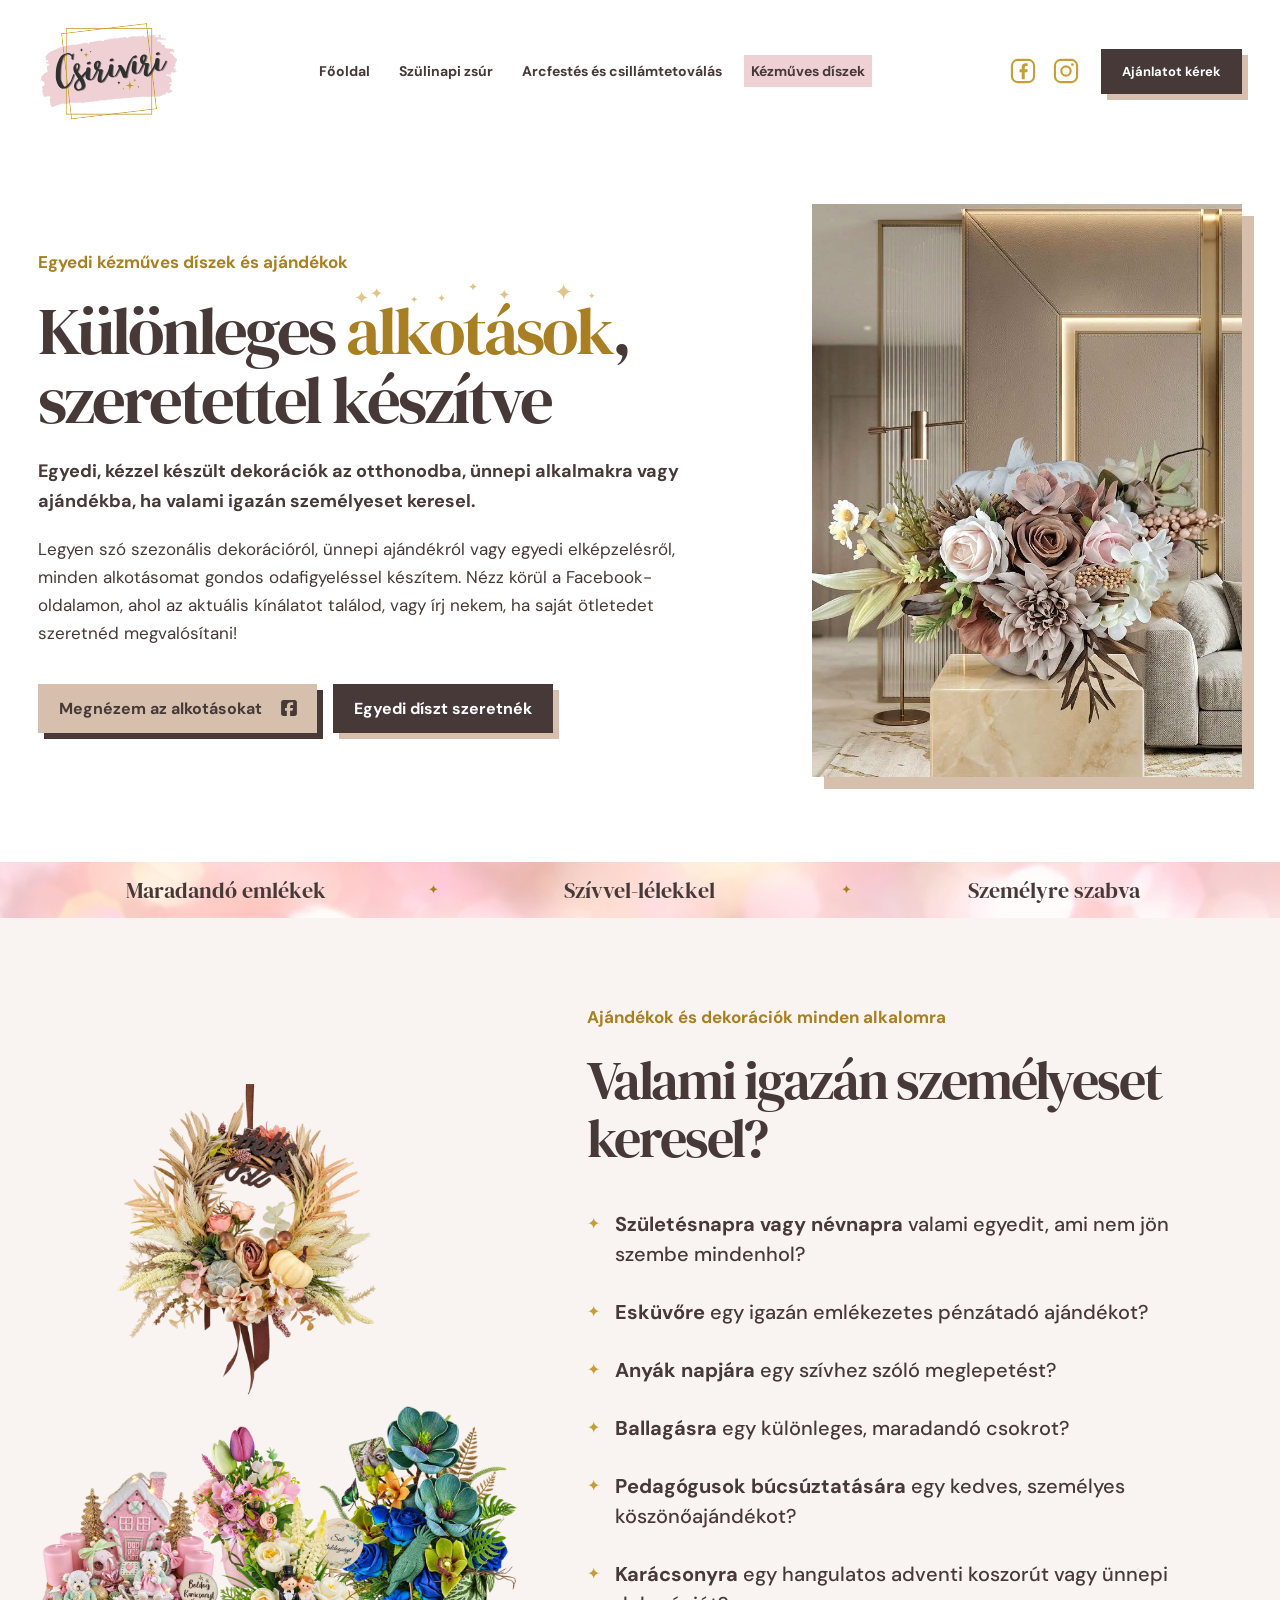
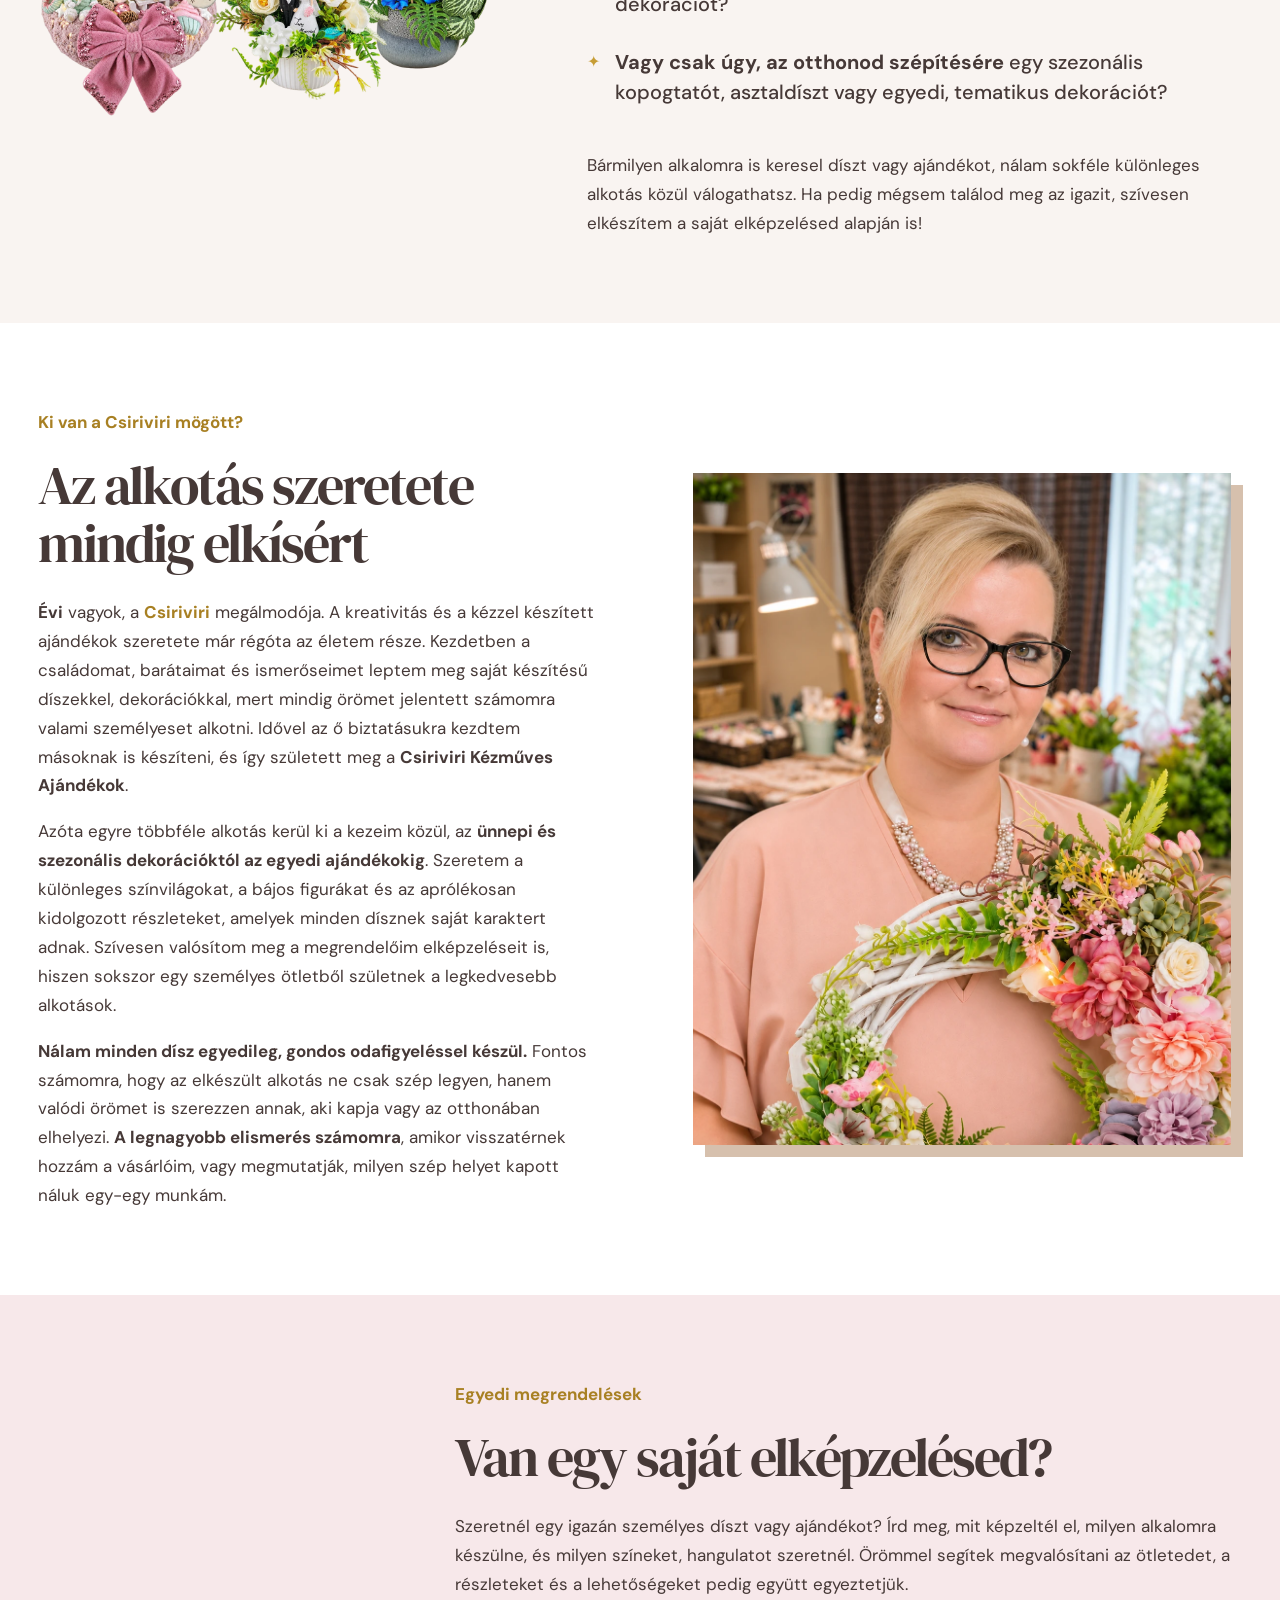
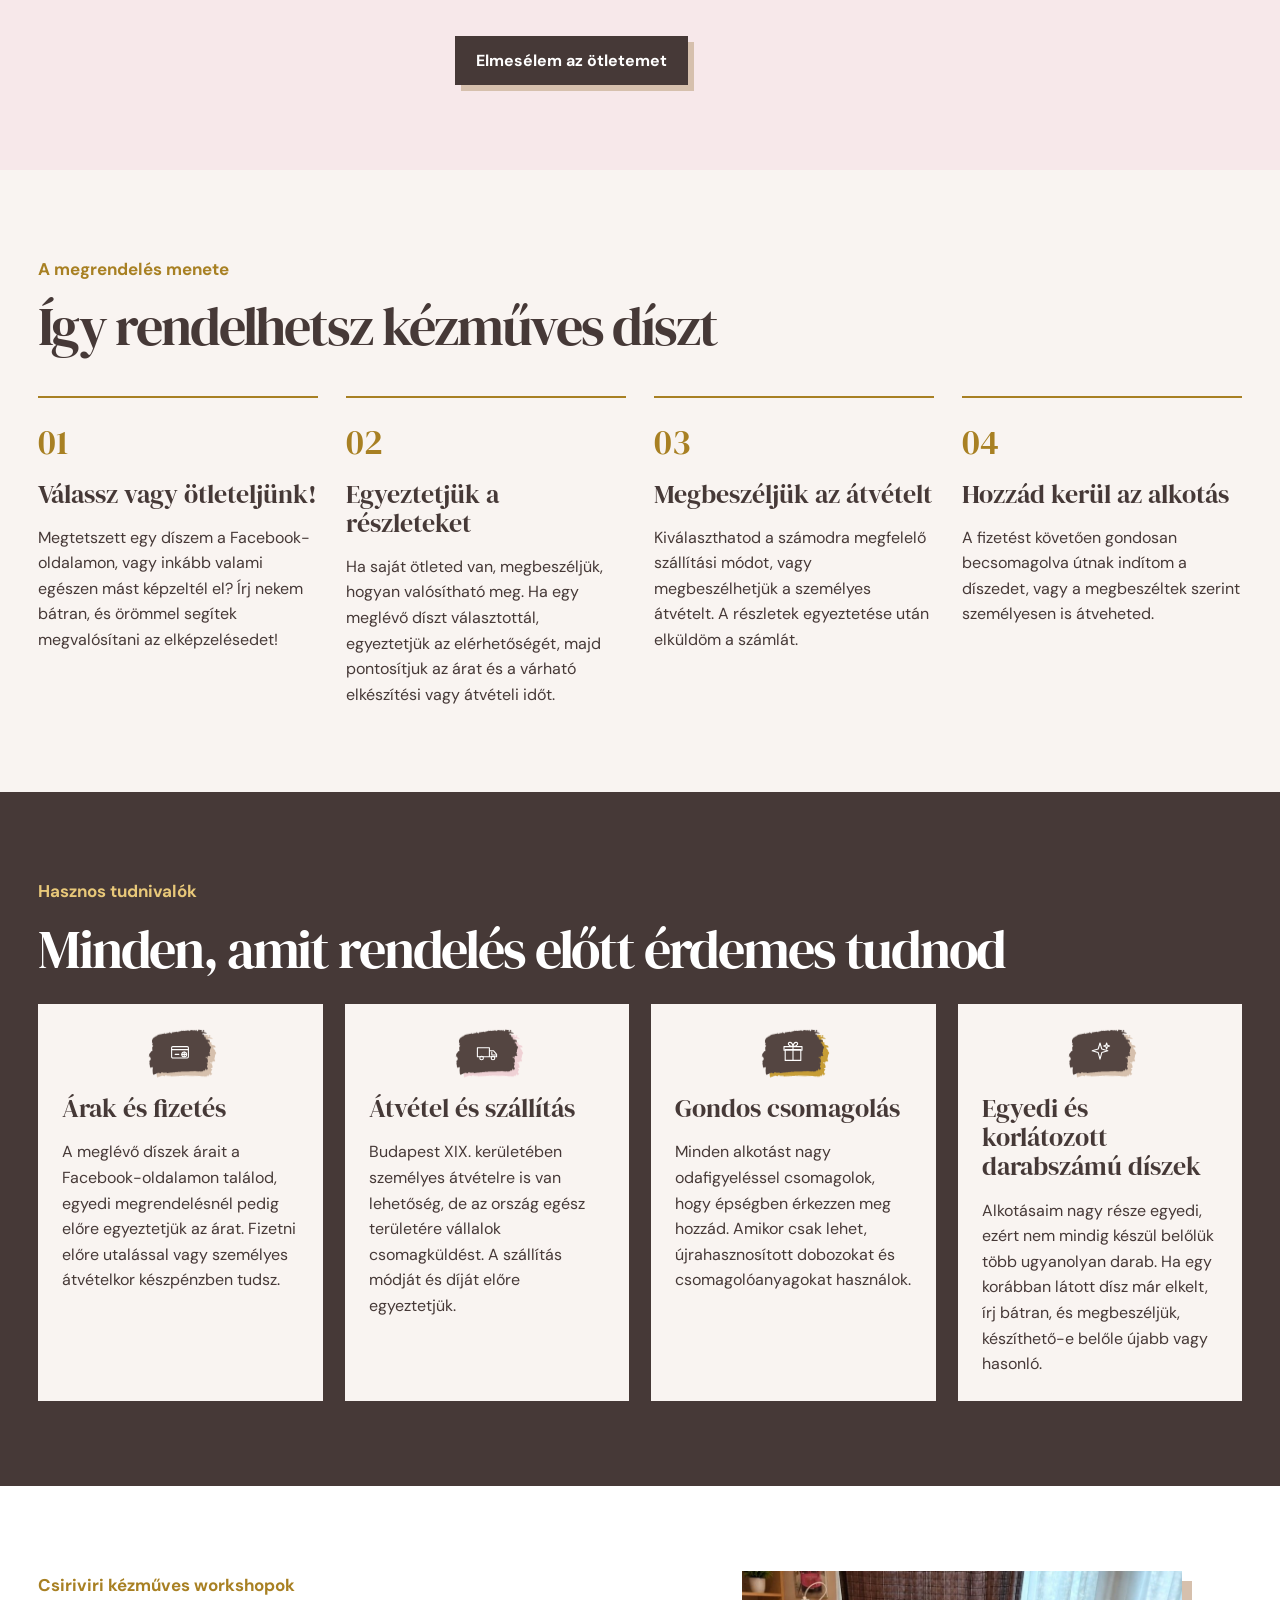
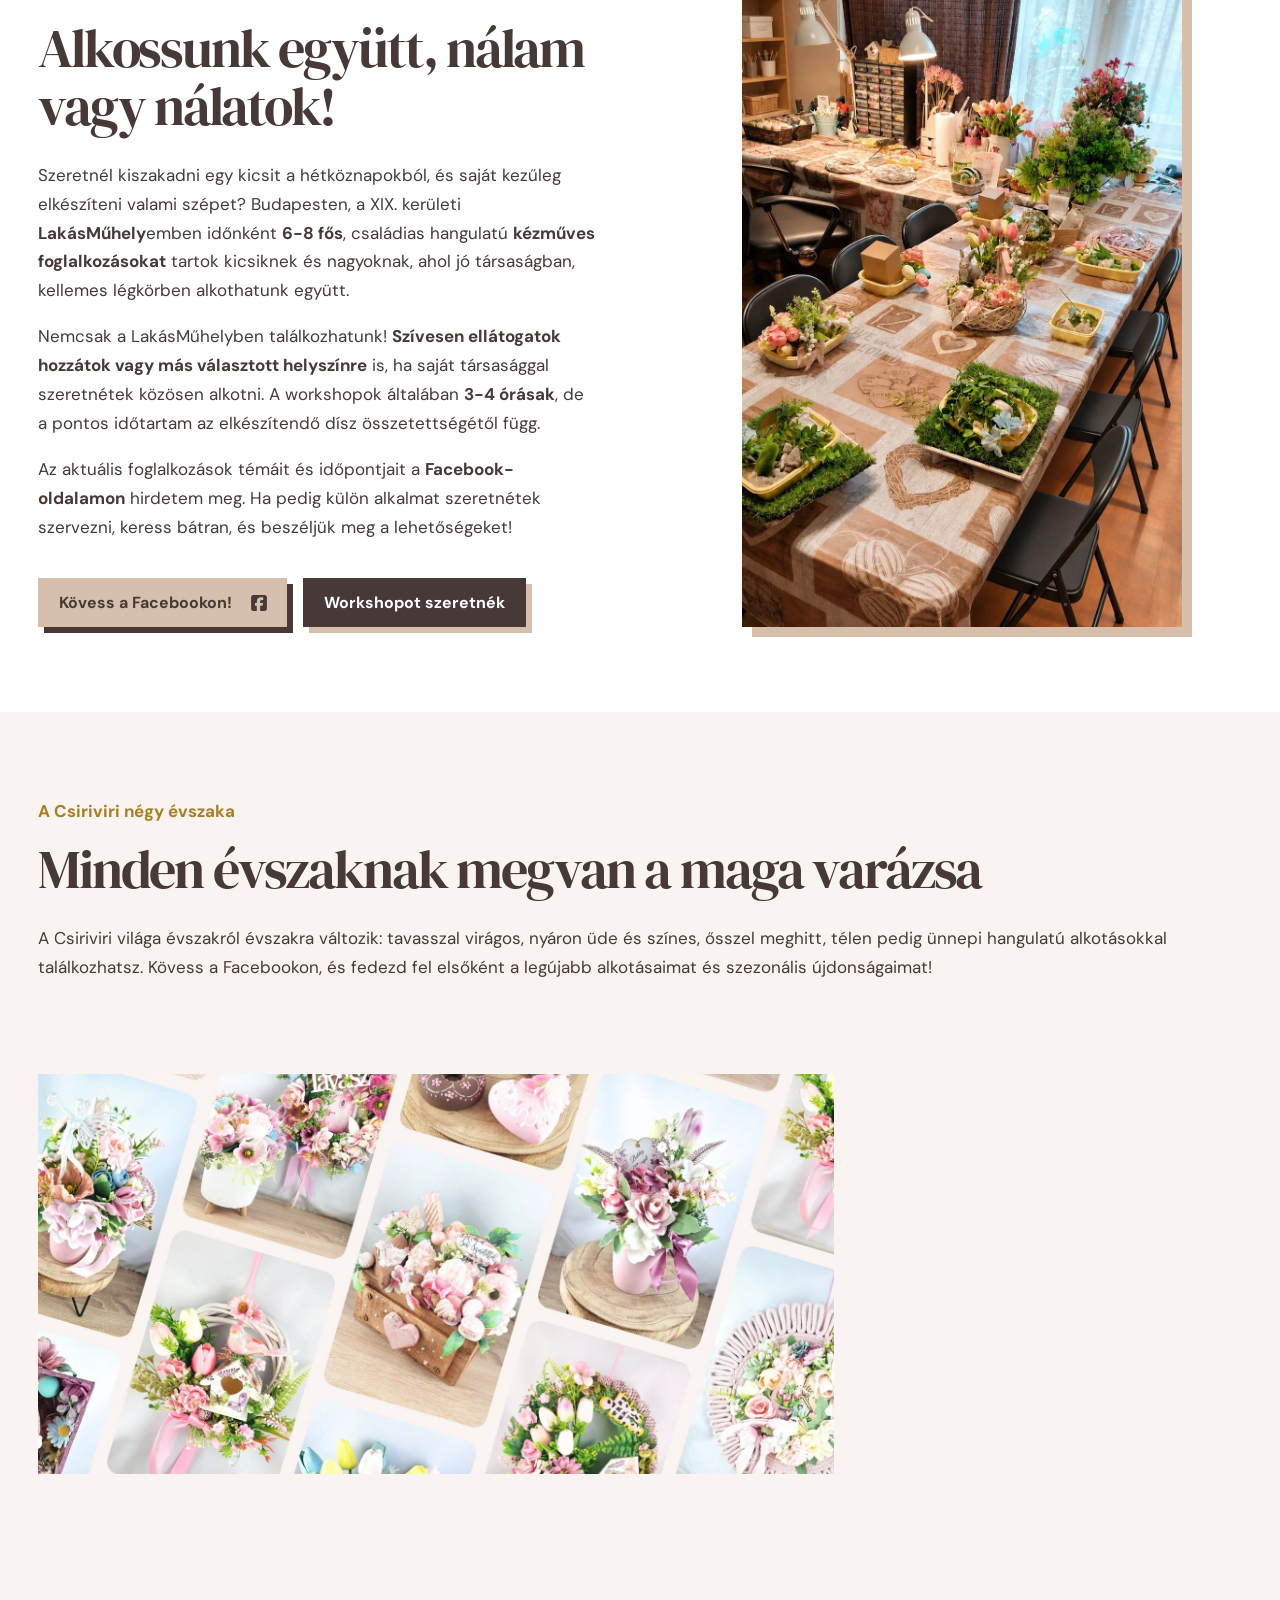
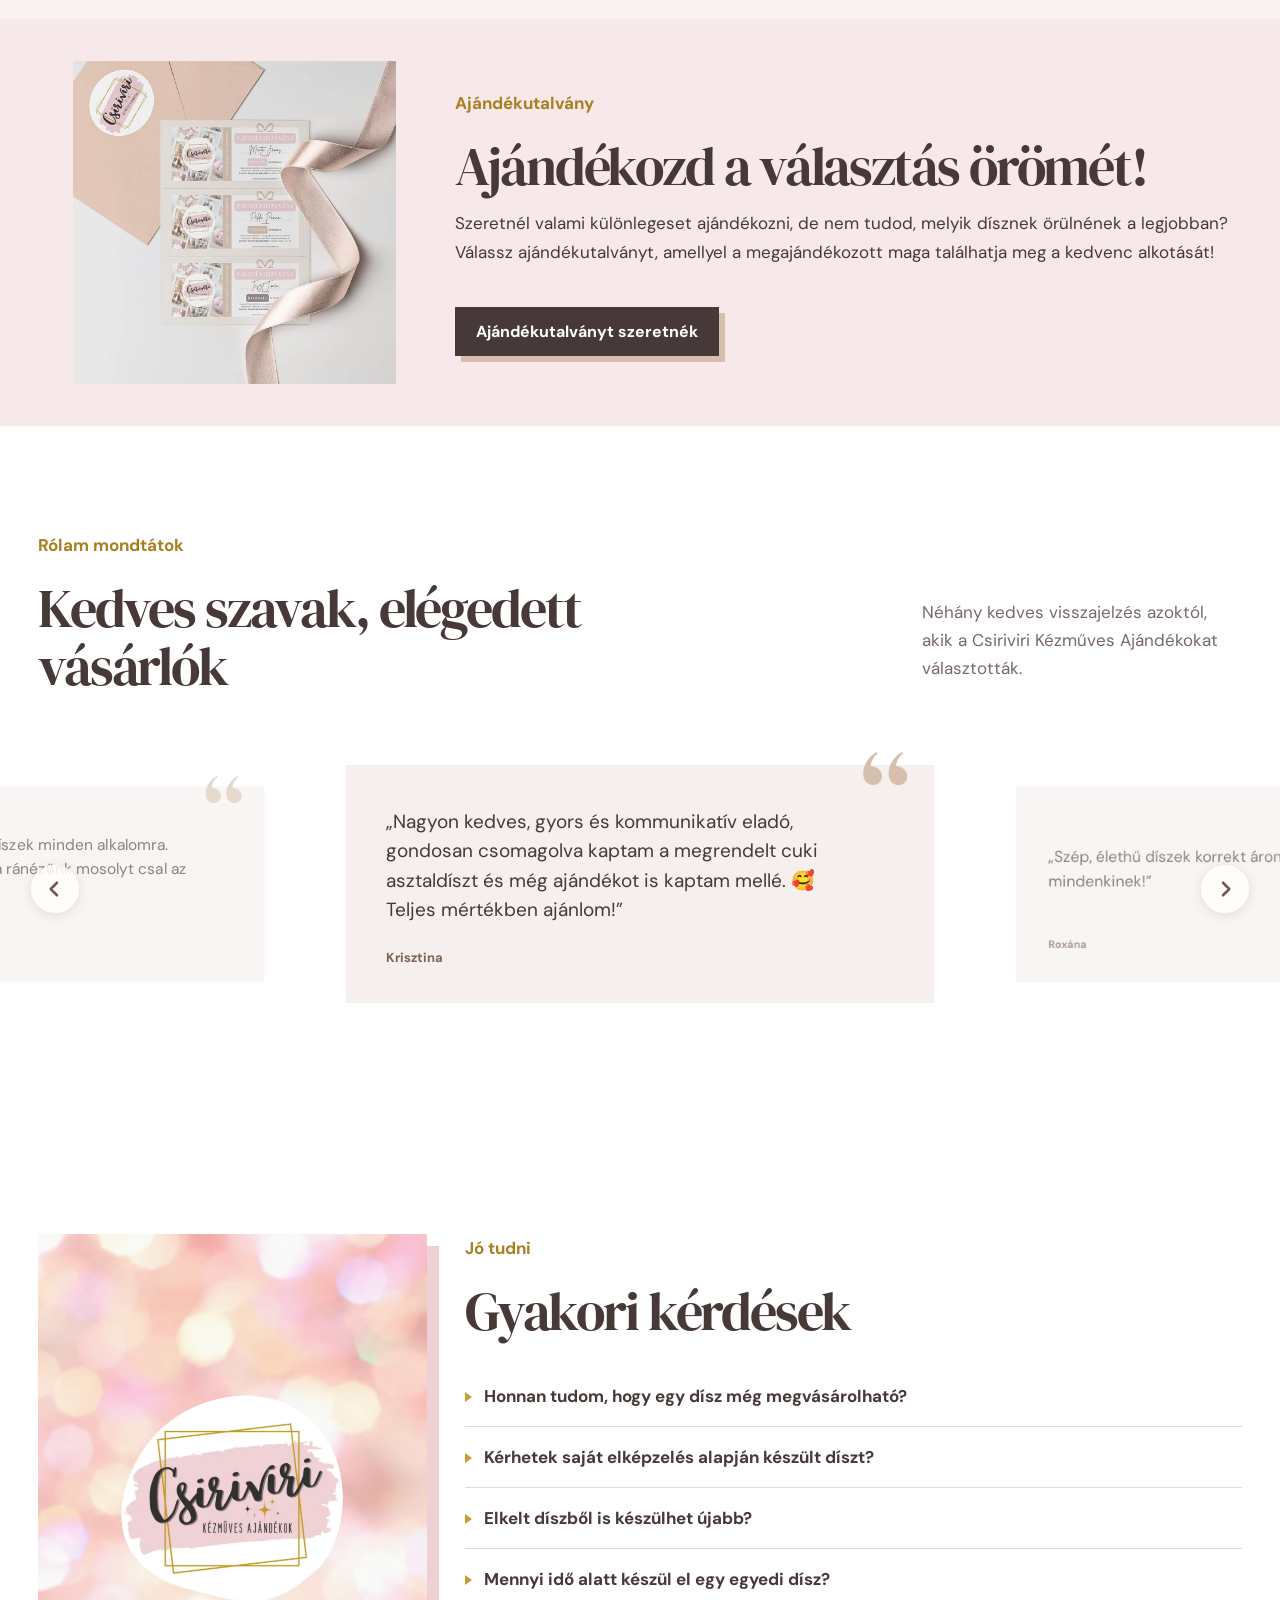
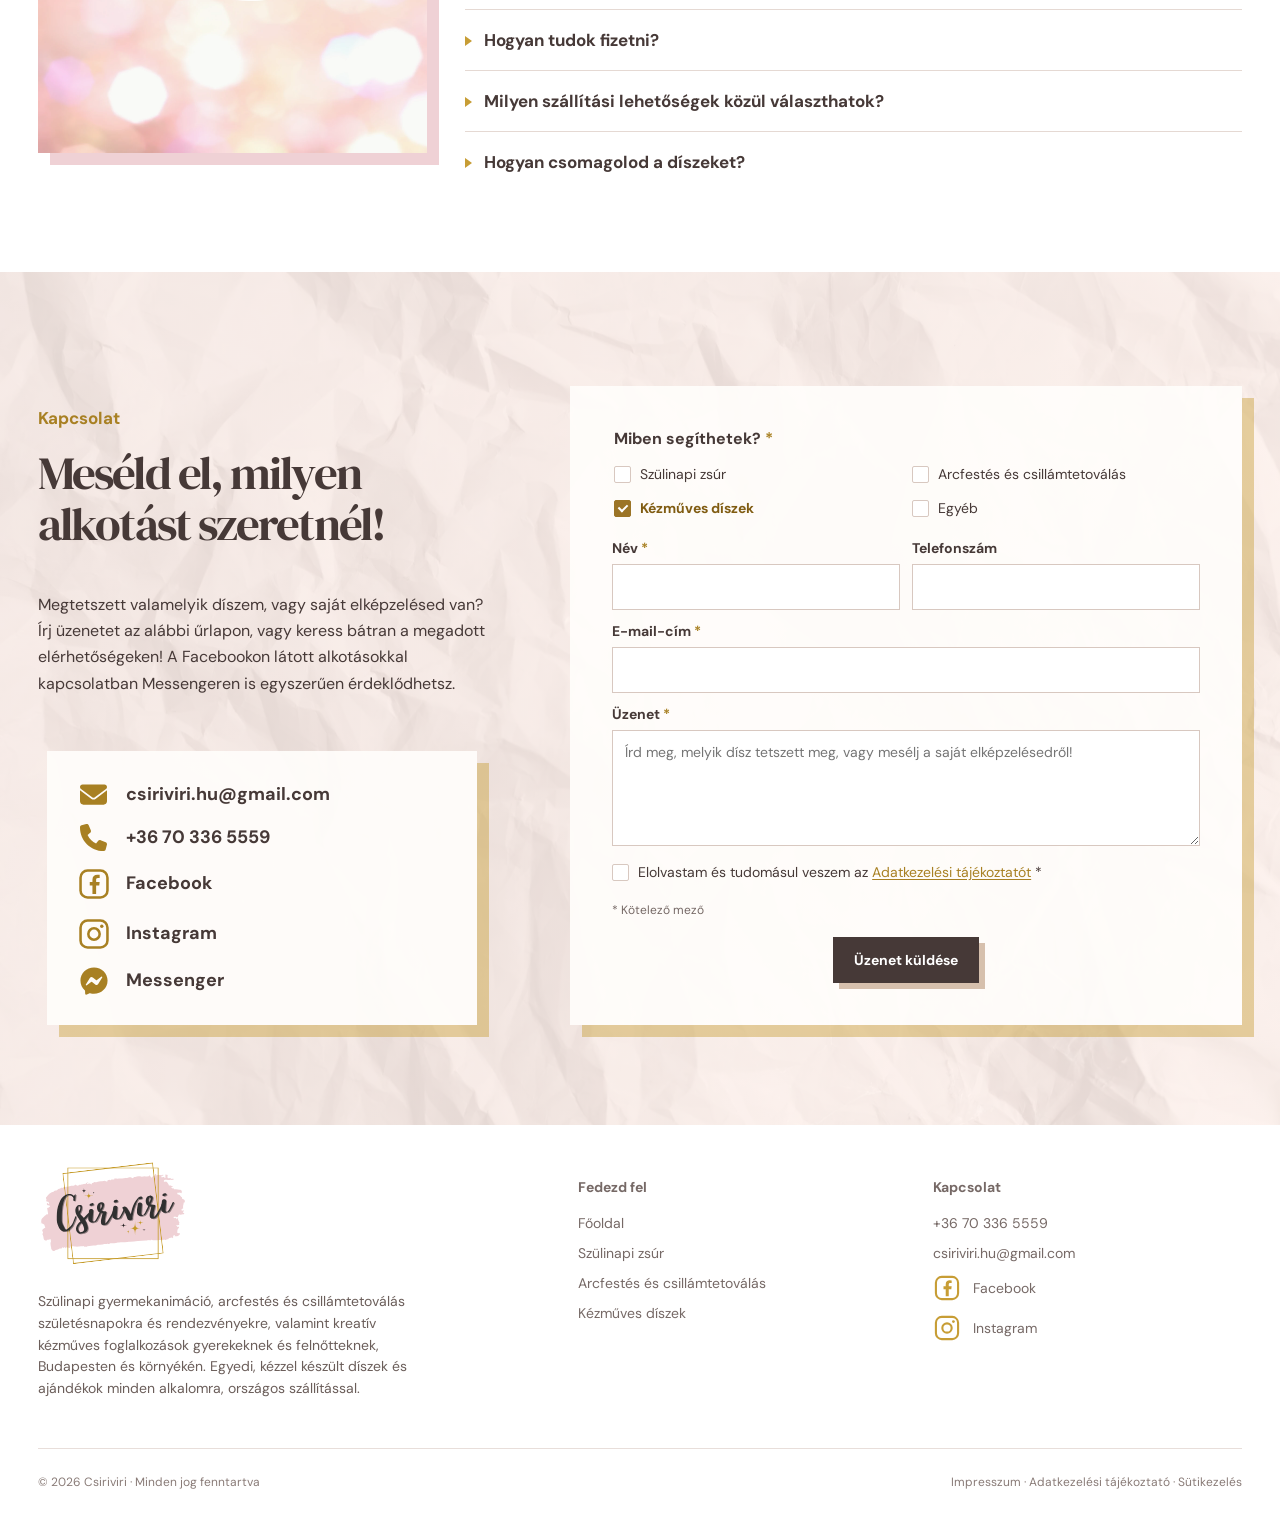
<file: public/kezmuves-diszek.html>
<!doctype html><html lang="hu"><head><meta charset="utf-8"><meta name="viewport" content="width=device-width, initial-scale=1"><title>Csiriviri | Kézműves díszek</title><link rel="icon" type="image/png" href="favicon.png"><link rel="icon" type="image/svg+xml" href="favicon.svg"><meta name="description" content="Egyedi, kézzel készült díszek és ajándékok ünnepekre vagy hétköznapokra. Személyes elképzelések alapján, országos szállítással."><link rel="preconnect" href="https://fonts.googleapis.com"><link rel="preconnect" href="https://fonts.gstatic.com" crossorigin><link href="https://fonts.googleapis.com/css2?family=DM+Serif+Display&family=DM+Sans:wght@400;500;700&display=swap" rel="stylesheet"><link rel="stylesheet" href="service.css"><link rel="stylesheet" href="home-shared.css"><link rel="stylesheet" href="service-overrides.css"><script src="service.js" defer></script></head><body id="top"><header class="site-header"><div class="wrap header-inner">
    <a href="index.html" aria-label="Csiriviri főoldal"><img class="logo" src="images/csiriviri-logo.svg" alt="Csiriviri logó"></a>
    <button class="mobile-toggle" id="menu-toggle" aria-controls="menu" aria-expanded="false">Menü <span aria-hidden="true">▼</span></button>
    <nav class="nav" id="menu" aria-label="Fő navigáció">
      <a href="index.html" >Főoldal</a><a href="szulinapi-zsur.html#top">Szülinapi zsúr</a><a href="arcfestes-csillamtetovalas.html#top">Arcfestés és csillámtetoválás</a><a href="kezmuves-diszek.html" aria-current="page">Kézműves díszek</a>
      <a class="nav-cta nav-cta-responsive" href="index.html#kapcsolat">Ajánlatot kérek</a>
    </nav>
    <div class="header-actions"><div class="socials" role="group" aria-label="Közösségi oldalak">
        <a class="social-link" href="https://www.facebook.com/Csiriviri.Kezmuves.Ajandekok" target="_blank" rel="noopener noreferrer" aria-label="Csiriviri a Facebookon"><svg class="social-icon" viewBox="0 0 24 24" aria-hidden="true"><rect x="2.5" y="2.5" width="19" height="19" rx="5" fill="none" stroke="currentColor" stroke-width="1.8"/><path d="M13.5 19v-6h2.2l.3-2.5h-2.5V9c0-.8.2-1.3 1.3-1.3H16V5.5a17 17 0 0 0-1.7-.1c-2 0-3.4 1.2-3.4 3.6v1.5H9V13h1.9v6z" fill="currentColor"/></svg></a>
        <a class="social-link" href="https://www.instagram.com/csiriviri_kezmuves_ajandekok/" target="_blank" rel="noopener noreferrer" aria-label="Csiriviri az Instagramon"><svg class="social-icon" viewBox="0 0 24 24" aria-hidden="true"><rect x="2.5" y="2.5" width="19" height="19" rx="5" fill="none" stroke="currentColor" stroke-width="1.8"/><circle cx="12" cy="12" r="4" fill="none" stroke="currentColor" stroke-width="1.8"/><circle cx="17.5" cy="6.5" r="1.2" fill="currentColor"/></svg></a>
      </div><a class="nav-cta" href="index.html#kapcsolat">Ajánlatot kérek</a></div>
  </div></header><main><section class="hero craft-hero"><div class="wrap split"><div><p class="kicker reveal">Egyedi kézműves díszek és ajándékok</p><h1 class="reveal craft-title"><span class="craft-title-line">Különleges <span class="gold-word">alkotások<span class="sparkle" aria-hidden="true">✦</span><span class="sparkle" aria-hidden="true">✦</span><span class="sparkle" aria-hidden="true">✦</span><span class="sparkle" aria-hidden="true">✦</span><span class="sparkle" aria-hidden="true">✦</span><span class="sparkle" aria-hidden="true">✦</span></span></span>, szeretettel készítve</h1><p class="lead reveal">Egyedi, kézzel készült dekorációk az otthonodba, ünnepi alkalmakra vagy ajándékba, ha valami igazán személyeset keresel.</p><p class="reveal">Legyen szó szezonális dekorációról, ünnepi ajándékról vagy egyedi elképzelésről, minden alkotásomat gondos odafigyeléssel készítem. Nézz körül a Facebook-oldalamon, ahol az aktuális kínálatot találod, vagy írj nekem, ha saját ötletedet szeretnéd megvalósítani!</p><a class="solid-btn craft-cta reveal" href="https://www.facebook.com/Csiriviri.Kezmuves.Ajandekok" target="_blank" rel="noopener">Megnézem az alkotásokat <span class="facebook-icon-wrap" aria-hidden="true"><svg width="30" height="30" viewBox="0 0 448 512" aria-hidden="true"><!--! Font Awesome Free 6.7.2 by @fontawesome - https://fontawesome.com License - https://fontawesome.com/license/free (Icons: CC BY 4.0, Fonts: SIL OFL 1.1, Code: MIT License) Copyright 2024 Fonticons, Inc. --><path fill="currentColor" d="M64 32C28.7 32 0 60.7 0 96V416c0 35.3 28.7 64 64 64h98.2V334.2H109.4V256h52.8V222.3c0-87.1 39.4-127.5 125-127.5c16.2 0 44.2 3.2 55.7 6.4V172c-6-.6-16.5-1-29.6-1c-42 0-58.2 15.9-58.2 57.2V256h83.6l-14.4 78.2H255V480H384c35.3 0 64-28.7 64-64V96c0-35.3-28.7-64-64-64H64z"/></svg></span></a> <a class="solid-btn reveal craft-contact-cta" href="#contact-form">Egyedi díszt szeretnék</a></div><div class="birthday-hero-image"><div class="birthday-hero-photo reveal craft-hero-carousel" role="group" aria-roledescription="carousel" aria-label="Kézműves díszek képgalériája"><img class="slide active" src="images/kezmuves-carousel-01.jpg" alt="Ballagási virágdísz" loading="eager"><img class="slide" src="images/kezmuves-carousel-02.jpg" alt="Pasztell rózsás virágkompozíció" loading="eager"><img class="slide" src="images/kezmuves-carousel-03.jpg" alt="Húsvéti virágkoszorú" loading="eager"><img class="slide" src="images/kezmuves-carousel-04.jpg" alt="Mesefigurás virágdísz" loading="eager"><img class="slide" src="images/kezmuves-carousel-05.webp" alt="Anyák napi virágdísz" loading="eager"><img class="slide" src="images/kezmuves-carousel-06.jpg" alt="Húsvéti nyuszis virágdísz" loading="eager"><img class="slide" src="images/kezmuves-carousel-07.jpg" alt="Születésnapi virágdísz" loading="eager"><img class="slide" src="images/kezmuves-carousel-08.jpg" alt="Karácsonyi asztaldísz" loading="eager"></div></div></section><div class="ribbon"><div class="ribbon-inner"><span>Maradandó emlékek</span><span class="separator" aria-hidden="true">✦</span><span>Szívvel-lélekkel</span><span class="separator" aria-hidden="true">✦</span><span>Személyre szabva</span></div></div><section class="soft"><div class="wrap craft-occasion-layout"><div class="craft-occasion-image reveal"><img src="images/kezmuves-alkotasok-osszeallitas.webp" alt="Kézzel készült ajtódíszek, virágkompozíciók és ünnepi dekorációk" loading="lazy"></div><div class="craft-occasion-content"><p class="kicker reveal">Ajándékok és dekorációk minden alkalomra</p><h2 class="section-head reveal">Valami igazán személyeset keresel?</h2><ul class="craft-occasion-list reveal"><li><strong>Születésnapra vagy névnapra</strong> valami egyedit, ami nem jön szembe mindenhol?</li><li><strong>Esküvőre</strong> egy igazán emlékezetes pénzátadó ajándékot?</li><li><strong>Anyák napjára</strong> egy szívhez szóló meglepetést?</li><li><strong>Ballagásra</strong> egy különleges, maradandó csokrot?</li><li><strong>Pedagógusok búcsúztatására</strong> egy kedves, személyes köszönőajándékot?</li><li><strong>Karácsonyra</strong> egy hangulatos adventi koszorút vagy ünnepi dekorációt?</li><li><strong>Vagy csak úgy, az otthonod szépítésére</strong> egy szezonális kopogtatót, asztaldíszt vagy egyedi, tematikus dekorációt?</li></ul><p class="reveal">Bármilyen alkalomra is keresel díszt vagy ajándékot, nálam sokféle különleges alkotás közül válogathatsz. Ha pedig mégsem találod meg az igazit, szívesen elkészítem a saját elképzelésed alapján is!</p></div></div></section><section class="craft-about"><div class="wrap split"><div><p class="kicker reveal">Ki van a Csiriviri mögött?</p><h2 class="section-head reveal">Az alkotás szeretete mindig elkísért</h2><p class="reveal"><strong>Évi</strong> vagyok, a <strong class="gold-emphasis">Csiriviri</strong> megálmodója. A kreativitás és a kézzel készített ajándékok szeretete már régóta az életem része. Kezdetben a családomat, barátaimat és ismerőseimet leptem meg saját készítésű díszekkel, dekorációkkal, mert mindig örömet jelentett számomra valami személyeset alkotni. Idővel az ő biztatásukra kezdtem másoknak is készíteni, és így született meg a <strong>Csiriviri Kézműves Ajándékok</strong>.</p><p class="reveal">Azóta egyre többféle alkotás kerül ki a kezeim közül, az <strong>ünnepi és szezonális dekorációktól az egyedi ajándékokig</strong>. Szeretem a különleges színvilágokat, a bájos figurákat és az aprólékosan kidolgozott részleteket, amelyek minden dísznek saját karaktert adnak. Szívesen valósítom meg a megrendelőim elképzeléseit is, hiszen sokszor egy személyes ötletből születnek a legkedvesebb alkotások.</p><p class="reveal"><strong>Nálam minden dísz egyedileg, gondos odafigyeléssel készül.</strong> Fontos számomra, hogy az elkészült alkotás ne csak szép legyen, hanem valódi örömet is szerezzen annak, aki kapja vagy az otthonában elhelyezi. <strong>A legnagyobb elismerés számomra</strong>, amikor visszatérnek hozzám a vásárlóim, vagy megmutatják, milyen szép helyet kapott náluk egy-egy munkám.</p></div><img class="reveal" src="images/evi-csiriviri-portrait.webp" alt="Évi, a Csiriviri megálmodója, virágdísszel a műhelyében" loading="lazy"></div></section><section class="rose"><div class="wrap craft-order-layout"><div class="craft-order-video reveal"><video muted loop playsinline preload="metadata" aria-label="Csiriviri kézműves díszek készítése"><source src="videos/csiriviri43.mp4" type="video/mp4">A böngésződ nem támogatja a videólejátszást.</video></div><div class="craft-order-copy"><p class="kicker reveal">Egyedi megrendelések</p><h2 class="section-head reveal">Van egy saját elképzelésed?</h2><p class="reveal">Szeretnél egy igazán személyes díszt vagy ajándékot? Írd meg, mit képzeltél el, milyen alkalomra készülne, és milyen színeket, hangulatot szeretnél. Örömmel segítek megvalósítani az ötletedet, a részleteket és a lehetőségeket pedig együtt egyeztetjük.</p><a class="solid-btn reveal" href="#contact-form">Elmesélem az ötletemet</a></div></div></section><section class="soft"><div class="wrap"><p class="kicker reveal">A megrendelés menete</p><h2 class="section-head reveal">Így rendelhetsz kézműves díszt</h2><div class="steps craft-order-steps reveal"><div><h3>Válassz vagy ötleteljünk!</h3><p>Megtetszett egy díszem a Facebook-oldalamon, vagy inkább valami egészen mást képzeltél el? Írj nekem bátran, és örömmel segítek megvalósítani az elképzelésedet!</p></div><div><h3>Egyeztetjük a részleteket</h3><p>Ha saját ötleted van, megbeszéljük, hogyan valósítható meg. Ha egy meglévő díszt választottál, egyeztetjük az elérhetőségét, majd pontosítjuk az árat és a várható elkészítési vagy átvételi időt.</p></div><div><h3>Megbeszéljük az átvételt</h3><p>Kiválaszthatod a számodra megfelelő szállítási módot, vagy megbeszélhetjük a személyes átvételt. A részletek egyeztetése után elküldöm a számlát.</p></div><div><h3>Hozzád kerül az alkotás</h3><p>A fizetést követően gondosan becsomagolva útnak indítom a díszedet, vagy a megbeszéltek szerint személyesen is átveheted.</p></div></div></div></section><section class="dark craft-info-section"><div class="wrap"><p class="kicker reveal">Hasznos tudnivalók</p><h2 class="section-head reveal">Minden, amit rendelés előtt érdemes tudnod</h2><div class="card-grid reveal"><article><span class="why-icon-mark" aria-hidden="true"><svg class="why-icon" viewBox="0 0 40 40" fill="none" stroke="currentColor" stroke-width="1.8" stroke-linecap="round" stroke-linejoin="round"><rect x="6" y="11" width="28" height="19" rx="2"/><path d="M6 16h28M12 24h6M27 20v8m-4-4h8"/><circle cx="27" cy="24" r="4"/></svg></span><h3>Árak és fizetés</h3><p>A meglévő díszek árait a Facebook-oldalamon találod, egyedi megrendelésnél pedig előre egyeztetjük az árat. Fizetni előre utalással vagy személyes átvételkor készpénzben tudsz.</p></article><article><span class="why-icon-mark" aria-hidden="true"><svg class="why-icon" viewBox="0 0 40 40" fill="none" stroke="currentColor" stroke-width="1.8" stroke-linecap="round" stroke-linejoin="round"><path d="M4 13h20v15H4zM24 18h7l5 6v4H24z"/><circle cx="11" cy="30" r="3"/><circle cx="30" cy="30" r="3"/><path d="M28 20v5h7"/></svg></span><h3>Átvétel és szállítás</h3><p>Budapest XIX. kerületében személyes átvételre is van lehetőség, de az ország egész területére vállalok csomagküldést. A szállítás módját és díját előre egyeztetjük.</p></article><article><span class="why-icon-mark" aria-hidden="true"><svg class="why-icon" viewBox="0 0 40 40" fill="none" stroke="currentColor" stroke-width="1.8" stroke-linecap="round" stroke-linejoin="round"><path d="M7 16h26v18H7zM5 11h30v6H5zM20 11v23M20 11c-8 0-10-7-5-7 4 0 5 7 5 7Zm0 0c8 0 10-7 5-7-4 0-5 7-5 7Z"/></svg></span><h3>Gondos csomagolás</h3><p>Minden alkotást nagy odafigyeléssel csomagolok, hogy épségben érkezzen meg hozzád. Amikor csak lehet, újrahasznosított dobozokat és csomagolóanyagokat használok.</p></article><article><span class="why-icon-mark" aria-hidden="true"><svg class="why-icon" viewBox="0 0 40 40" fill="none" stroke="currentColor" stroke-width="1.8" stroke-linecap="round" stroke-linejoin="round"><path d="M20 5 23 15l10 3-10 3-3 11-3-11-10-3 10-3 3-10Z"/><path d="m31 5 1.2 3.8L36 10l-3.8 1.2L31 15l-1.2-3.8L26 10l3.8-1.2L31 5Z"/></svg></span><h3>Egyedi és korlátozott darabszámú díszek</h3><p>Alkotásaim nagy része egyedi, ezért nem mindig készül belőlük több ugyanolyan darab. Ha egy korábban látott dísz már elkelt, írj bátran, és megbeszéljük, készíthető-e belőle újabb vagy hasonló.</p></article></div></div></section><section class="craft-workshop"><div class="wrap split"><div><p class="kicker reveal">Csiriviri kézműves workshopok</p><h2 class="section-head reveal">Alkossunk együtt, nálam vagy nálatok!</h2><p class="reveal">Szeretnél kiszakadni egy kicsit a hétköznapokból, és saját kezűleg elkészíteni valami szépet? Budapesten, a XIX. kerületi <strong>LakásMűhely</strong>emben időnként <strong>6-8 fős</strong>, családias hangulatú <strong>kézműves foglalkozásokat</strong> tartok kicsiknek és nagyoknak, ahol jó társaságban, kellemes légkörben alkothatunk együtt.</p><p class="reveal">Nemcsak a LakásMűhelyben találkozhatunk! <strong>Szívesen ellátogatok hozzátok vagy más választott helyszínre</strong> is, ha saját társasággal szeretnétek közösen alkotni. A workshopok általában <strong>3-4 órásak</strong>, de a pontos időtartam az elkészítendő dísz összetettségétől függ.</p><p class="reveal">Az aktuális foglalkozások témáit és időpontjait a <strong>Facebook-oldalamon</strong> hirdetem meg. Ha pedig külön alkalmat szeretnétek szervezni, keress bátran, és beszéljük meg a lehetőségeket!</p><a class="solid-btn craft-cta workshop-facebook-cta reveal" href="https://www.facebook.com/Csiriviri.Kezmuves.Ajandekok" target="_blank" rel="noopener">Kövess a Facebookon! <span class="facebook-icon-wrap" aria-hidden="true"><svg width="30" height="30" viewBox="0 0 448 512" aria-hidden="true"><path fill="currentColor" d="M64 32C28.7 32 0 60.7 0 96V416c0 35.3 28.7 64 64 64h98.2V334.2H109.4V256h52.8V222.3c0-87.1 39.4-127.5 125-127.5c16.2 0 44.2 3.2 55.7 6.4V172c-6-.6-16.5-1-29.6-1c-42 0-58.2 15.9-58.2 57.2V256h83.6l-14.4 78.2H255V480H384c35.3 0 64-28.7 64-64V96c0-35.3-28.7-64-64-64H64z"/></svg></span></a> <a class="solid-btn reveal" href="#contact-form">Workshopot szeretnék</a></div><div class="craft-workshop-image reveal"><img src="images/service-workshop.webp" alt="Közös alkotás a LakásMűhelyben" loading="lazy"></div></div></section><section class="soft"><div class="wrap"><p class="kicker reveal">A Csiriviri négy évszaka</p><h2 class="section-head reveal">Minden évszaknak megvan a maga varázsa</h2><p class="reveal">A Csiriviri világa évszakról évszakra változik: tavasszal virágos, nyáron üde és színes, ősszel meghitt, télen pedig ünnepi hangulatú alkotásokkal találkozhatsz. Kövess a Facebookon, és fedezd fel elsőként a legújabb alkotásaimat és szezonális újdonságaimat!</p><div class="craft-season-layout"><div class="craft-season-carousel reveal" role="group" aria-roledescription="carousel" aria-label="Évszakos kézműves alkotások"><img class="slide active" src="images/kezmuves-season-spring.webp" alt="Tavaszi kézműves alkotások" loading="lazy"><img class="slide" src="images/kezmuves-season-summer.webp" alt="Nyári kézműves alkotások" loading="lazy"><img class="slide" src="images/kezmuves-season-autumn.webp" alt="Őszi kézműves alkotások" loading="lazy"><img class="slide" src="images/kezmuves-season-winter.webp" alt="Téli kézműves alkotások" loading="lazy"></div><div class="craft-facebook-feed reveal"><iframe title="Csiriviri Facebook-oldal bejegyzései" src="https://www.facebook.com/plugins/page.php?href=https%3A%2F%2Fwww.facebook.com%2FCsiriviri.Kezmuves.Ajandekok&amp;tabs=timeline&amp;width=360&amp;height=520&amp;small_header=true&amp;adapt_container_width=true&amp;hide_cover=true&amp;show_facepile=false" width="360" height="520" style="border:0;overflow:hidden" scrolling="no" frameborder="0" allow="autoplay; clipboard-write; encrypted-media; picture-in-picture; web-share" loading="lazy" referrerpolicy="strict-origin-when-cross-origin"></iframe></div></div></div></section><section class="rose gift-voucher-section"><div class="wrap gift-voucher-layout"><div class="gift-voucher-copy"><p class="kicker reveal">Ajándékutalvány</p><h2 class="section-head reveal">Ajándékozd a választás örömét!</h2><p class="reveal">Szeretnél valami különlegeset ajándékozni, de nem tudod, melyik dísznek örülnének a legjobban? Válassz ajándékutalványt, amellyel a megajándékozott maga találhatja meg a kedvenc alkotását!</p><a class="solid-btn reveal" href="#contact-form">Ajándékutalványt szeretnék</a></div><img class="gift-voucher-image reveal" src="images/ajandekutalvany.webp" alt="Csiriviri ajándékutalványok" loading="lazy"></div></section><section class="voices reviews-section"><div class="wrap"><div class="voices-top"><div><p class="kicker reveal">Rólam mondtátok</p><h2 class="section-head reveal">Kedves szavak, elégedett vásárlók</h2></div><p class="reveal" style="max-width:320px;line-height:1.65;color:#766966">Néhány kedves visszajelzés azoktól, akik a Csiriviri Kézműves Ajándékokat választották.</p></div><div class="review-viewport reveal" aria-label="Vásárlói visszajelzések"><div class="review-track"><article class="quote review-slide" aria-label="1. vélemény / 5"><blockquote>„Nagyon kedves, gyors és kommunikatív eladó, gondosan csomagolva kaptam a megrendelt cuki asztaldíszt és még ajándékot is kaptam mellé. 🥰 Teljes mértékben ajánlom!”</blockquote><cite>Krisztina</cite></article><article class="quote review-slide" aria-label="2. vélemény / 5"><blockquote>„Szép, élethű díszek korrekt áron! Ajánlom mindenkinek!”</blockquote><cite>Roxána</cite></article><article class="quote review-slide" aria-label="3. vélemény / 5"><blockquote>„Csodaszép asztali díszt kaptam, tökéletes csomagolásban és hamar meg is érkezett. Minden az előzetesen megbeszéltek szerint történt. 🙂 Teljes szívből ajánlom!”</blockquote><cite>Éva</cite></article><article class="quote review-slide" aria-label="4. vélemény / 5"><blockquote>„Szépséges alkotások minden alkalomra! Évi szívvel-lélekkel készíti őket. Csodálatra méltó a kézügyessége. Szeretettel ajánlom mindenkinek!”</blockquote><cite>Andrea</cite></article><article class="quote review-slide" aria-label="5. vélemény / 5"><blockquote>„Lenyügőző, csodálatos díszek minden alkalomra. Olyan ajándék, amelyre ha ránézünk mosolyt csal az arcunkra.”</blockquote><cite>Katalin</cite></article></div><!-- Font Awesome Free, Classic Solid angle-left / angle-right; CC BY 4.0 --><div class="review-controls"><button class="review-prev" type="button" aria-label="Előző vélemény"><svg viewBox="0 0 256 512" aria-hidden="true" focusable="false"><g transform="translate(256 0) scale(-1 1)"><path fill="currentColor" d="M64 448c-8.188 0-16.38-3.125-22.62-9.375c-12.5-12.5-12.5-32.75 0-45.25L178.8 256L41.38 118.6c-12.5-12.5-12.5-32.75 0-45.25s32.75-12.5 45.25 0l160 160c12.5 12.5 12.5 32.75 0 45.25l-160 160C80.38 444.9 72.19 448 64 448z"/></g></svg></button><span class="review-count" aria-live="polite">1 / 5</span><button class="review-next" type="button" aria-label="Következő vélemény"><svg viewBox="0 0 256 512" aria-hidden="true" focusable="false"><path fill="currentColor" d="M64 448c-8.188 0-16.38-3.125-22.62-9.375c-12.5-12.5-12.5-32.75 0-45.25L178.8 256L41.38 118.6c-12.5-12.5-12.5-32.75 0-45.25s32.75-12.5 45.25 0l160 160c12.5 12.5 12.5 32.75 0 45.25l-160 160C80.38 444.9 72.19 448 64 448z"/></svg></button></div></div></div></section><section class="faq-section"><div class="wrap"><div class="faq-layout"><div class="faq-image-frame reveal"><img class="faq-image" src="images/kezmuves-faq.webp" alt="Kézzel festett díszek készítése kézműves foglalkozáson" loading="lazy"></div><div class="faq-content"><p class="kicker reveal">Jó tudni</p><h2 class="section-head reveal">Gyakori kérdések</h2><div class="faq reveal"><details><summary>Honnan tudom, hogy egy dísz még megvásárolható?</summary><div class="faq-answer"><p>A Facebook-bejegyzéseimnél mindig jelzem, ha egy alkotás már elkelt. Ha megtetszik valamelyik díszem, írj bátran, és szívesen megírom, hogy elérhető-e még!</p></div></details><details><summary>Kérhetek saját elképzelés alapján készült díszt?</summary><div class="faq-answer"><p>Természetesen! Írd meg, milyen alkalomra készülne, milyen színeket és stílust képzeltél el, és megbeszéljük, hogyan tudnám megvalósítani az ötletedet.</p></div></details><details><summary>Elkelt díszből is készülhet újabb?</summary><div class="faq-answer"><p>Sok alkotásom egyedi, ezért nem mindig készíthető belőlük ugyanolyan darab. Ha megtetszik egy már elkelt dísz, írj bátran, és megbeszéljük, készülhet-e belőle újabb vagy egy hasonló változat.</p></div></details><details><summary>Mennyi idő alatt készül el egy egyedi dísz?</summary><div class="faq-answer"><p>Az elkészítési idő a választott dísztől, az alapanyagoktól és az aktuális megrendelésektől függ. A várható határidőt minden esetben előre egyeztetjük.</p></div></details><details><summary>Hogyan tudok fizetni?</summary><div class="faq-answer"><p>Csomagküldés esetén csak az elkészült dísz után kell fizetned, számla alapján, előre utalással. Ekkor a dísz árát és a szállítási díjat egy összegben tudod rendezni, a csomagot pedig a fizetés beérkezése után adom fel. Személyes átvételnél készpénzes fizetésre is van lehetőség.</p></div></details><details><summary>Milyen szállítási lehetőségek közül választhatok?</summary><div class="faq-answer"><p>Az ország egész területére vállalok csomagküldést, már <strong>1 570 Ft-tól</strong>. Többféle szállítási mód közül választhatsz (csomagautomata, pl. Foxpost, postán maradó vagy házhoz szállítás). A pontos díjat a csomag mérete és a választott szállítási mód alapján előre egyeztetjük. Személyes átvételre Budapest XIX. kerületében is van lehetőség.</p></div></details><details><summary>Hogyan csomagolod a díszeket?</summary><div class="faq-answer"><p>Minden alkotást nagy odafigyeléssel, a méretéhez és formájához igazodva csomagolok, hogy épségben érkezzen meg hozzád. <strong>A gondos csomagolásnak köszönhetően eddig egyetlen díszem sem sérült meg szállítás közben.</strong> Amikor csak lehet, újrahasznosított dobozokat és csomagolóanyagokat használok.</p></div></details></div></div></div></div></section><section class="contact" id="kapcsolat"><div class="wrap contact-layout"><div class="contact-copy"><p class="kicker reveal">Kapcsolat</p><h2 class="section-head reveal">Meséld el, milyen alkotást szeretnél!</h2><p class="reveal">Megtetszett valamelyik díszem, vagy saját elképzelésed van? Írj üzenetet az alábbi űrlapon, vagy keress bátran a megadott elérhetőségeken! A Facebookon látott alkotásokkal kapcsolatban Messengeren is egyszerűen érdeklődhetsz.</p><div class="contact-details reveal"><a href="mailto:csiriviri.hu@gmail.com"><svg class="contact-icon" viewBox="0 0 512 512" aria-hidden="true"><!--! Font Awesome Free 6.7.2 by @fontawesome - https://fontawesome.com License - https://fontawesome.com/license/free (Icons: CC BY 4.0, Fonts: SIL OFL 1.1, Code: MIT License) Copyright 2024 Fonticons, Inc. --><path fill="currentColor" d="M48 64C21.5 64 0 85.5 0 112c0 15.1 7.1 29.3 19.2 38.4L236.8 313.6c11.4 8.5 27 8.5 38.4 0L492.8 150.4c12.1-9.1 19.2-23.3 19.2-38.4c0-26.5-21.5-48-48-48L48 64zM0 176L0 384c0 35.3 28.7 64 64 64l384 0c35.3 0 64-28.7 64-64l0-208L294.4 339.2c-22.8 17.1-54 17.1-76.8 0L0 176z"/></svg> csiriviri.hu@gmail.com</a><a href="tel:+36703365559"><svg class="contact-icon" viewBox="0 0 512 512" aria-hidden="true"><!--! Font Awesome Free 6.7.2 by @fontawesome - https://fontawesome.com License - https://fontawesome.com/license/free (Icons: CC BY 4.0, Fonts: SIL OFL 1.1, Code: MIT License) Copyright 2024 Fonticons, Inc. --><path fill="currentColor" d="M164.9 24.6c-7.7-18.6-28-28.5-47.4-23.2l-88 24C12.1 30.2 0 46 0 64C0 311.4 200.6 512 448 512c18 0 33.8-12.1 38.6-29.5l24-88c5.3-19.4-4.6-39.7-23.2-47.4l-96-40c-16.3-6.8-35.2-2.1-46.3 11.6L304.7 368C234.3 334.7 177.3 277.7 144 207.3L193.3 167c13.7-11.2 18.4-30 11.6-46.3l-40-96z"/></svg> +36 70 336 5559</a><a href="https://www.facebook.com/Csiriviri.Kezmuves.Ajandekok" target="_blank" rel="noopener noreferrer"><svg class="social-icon" viewBox="0 0 24 24" aria-hidden="true"><rect x="2.5" y="2.5" width="19" height="19" rx="5" fill="none" stroke="currentColor" stroke-width="1.8"/><path d="M13.5 19v-6h2.2l.3-2.5h-2.5V9c0-.8.2-1.3 1.3-1.3H16V5.5a17 17 0 0 0-1.7-.1c-2 0-3.4 1.2-3.4 3.6v1.5H9V13h1.9v6z" fill="currentColor"/></svg> Facebook</a><a href="https://www.instagram.com/csiriviri_kezmuves_ajandekok/" target="_blank" rel="noopener noreferrer"><svg class="social-icon" viewBox="0 0 24 24" aria-hidden="true"><rect x="2.5" y="2.5" width="19" height="19" rx="5" fill="none" stroke="currentColor" stroke-width="1.8"/><circle cx="12" cy="12" r="4" fill="none" stroke="currentColor" stroke-width="1.8"/><circle cx="17.5" cy="6.5" r="1.2" fill="currentColor"/></svg> Instagram</a><a class="messenger-contact-link" href="https://www.facebook.com/messages/t/Csiriviri.Kezmuves.Ajandekok" target="_blank" rel="noopener noreferrer" data-desktop-href="https://www.facebook.com/messages/t/Csiriviri.Kezmuves.Ajandekok" data-mobile-href="https://m.me/Csiriviri.Kezmuves.Ajandekok"><svg class="social-icon messenger-brand-icon" viewBox="0 0 512 512" aria-hidden="true" focusable="false"><!-- Font Awesome Free 6.7.2 by @fontawesome - https://fontawesome.com License - https://fontawesome.com/license/free (Icons: CC BY 4.0, Fonts: SIL OFL 1.1, Code: MIT License) Copyright 2024 Fonticons, Inc. --><path fill="currentColor" d="M256.55 8C116.52 8 8 110.34 8 248.57c0 72.3 29.71 134.78 78.07 177.94 8.35 7.51 6.63 11.86 8.05 58.23A19.92 19.92 0 0 0 122 502.31c52.91-23.3 53.59-25.14 62.56-22.7C337.85 521.8 504 423.7 504 248.57 504 110.34 396.59 8 256.55 8zm149.24 185.13l-73 115.57a37.37 37.37 0 0 1-53.91 9.93l-58.08-43.47a15 15 0 0 0-18 0l-78.37 59.44c-10.46 7.93-24.16-4.6-17.11-15.67l73-115.57a37.36 37.36 0 0 1 53.91-9.93l58.06 43.46a15 15 0 0 0 18 0l78.41-59.38c10.44-7.98 24.14 4.54 17.09 15.62z"/></svg> Messenger</a></div></div><form class="contact-card reveal" id="contact-form" name="contact" method="POST" data-netlify="true" novalidate><fieldset><legend>Miben segíthetek? <span class="required-mark" aria-hidden="true">*</span></legend><div class="contact-topics"><label><input type="checkbox" name="topic" value="Szülinapi zsúr"> Szülinapi zsúr</label><label><input type="checkbox" name="topic" value="Arcfestés és csillámtetoválás"> Arcfestés és csillámtetoválás</label><label><input type="checkbox" name="topic" value="Kézműves díszek" checked> Kézműves díszek</label><label><input type="checkbox" name="topic" value="Egyéb"> Egyéb</label></div><p class="topic-note" aria-live="polite"></p></fieldset><div class="contact-fields"><label><span>Név <span class="required-mark" aria-hidden="true">*</span></span><input name="name" autocomplete="name" aria-describedby="name-error"><span class="field-error" id="name-error" aria-live="polite"></span></label><label>Telefonszám <input name="phone" type="tel" autocomplete="tel" inputmode="numeric" maxlength="13" aria-describedby="phone-error"><span class="field-error" id="phone-error" aria-live="polite"></span></label><label class="full"><span>E-mail-cím <span class="required-mark" aria-hidden="true">*</span></span><input name="email" type="email" autocomplete="email" aria-describedby="email-error"><span class="field-error" id="email-error" aria-live="polite"></span></label><label class="full"><span>Üzenet <span class="required-mark" aria-hidden="true">*</span></span><textarea name="message" rows="5" aria-describedby="message-error" placeholder="Írd meg, melyik dísz tetszett meg, vagy mesélj a saját elképzelésedről!"></textarea><span class="field-error" id="message-error" aria-live="polite"></span></label></div><label class="form-consent"><input type="checkbox" name="privacy-consent" required aria-invalid="false"><span>Elolvastam és tudomásul veszem az <a href="#" onclick="event.preventDefault()">Adatkezelési tájékoztatót</a> <span aria-hidden="true">*</span></span></label><p class="form-note">* Kötelező mező</p><button class="solid-btn" type="submit">Üzenet küldése</button></form></div></section></main><footer class="footer"><div class="wrap"><div class="footer-grid reveal"><div><img class="footer-logo" src="images/csiriviri-logo.svg" alt="Csiriviri logó"><p>Szülinapi gyermekanimáció, arcfestés és csillámtetoválás születésnapokra és rendezvényekre, valamint kreatív kézműves foglalkozások gyerekeknek és felnőtteknek, Budapesten és környékén. Egyedi, kézzel készült díszek és ajándékok minden alkalomra, országos szállítással.</p></div><div><h3>Fedezd fel</h3><a href="index.html#top">Főoldal</a><a href="szulinapi-zsur.html#top">Szülinapi zsúr</a><a href="arcfestes-csillamtetovalas.html#top">Arcfestés és csillámtetoválás</a><a href="kezmuves-diszek.html#top">Kézműves díszek</a></div><div><h3>Kapcsolat</h3><a href="tel:+36703365559">+36 70 336 5559</a><a href="mailto:csiriviri.hu@gmail.com">csiriviri.hu@gmail.com</a><a href="https://www.facebook.com/Csiriviri.Kezmuves.Ajandekok" target="_blank" rel="noopener" class="social-label"><svg class="social-icon" viewBox="0 0 24 24" aria-hidden="true"><rect x="2.5" y="2.5" width="19" height="19" rx="5" fill="none" stroke="currentColor" stroke-width="1.8"/><path d="M13.5 19v-6h2.2l.3-2.5h-2.5V9c0-.8.2-1.3 1.3-1.3H16V5.5a17 17 0 0 0-1.7-.1c-2 0-3.4 1.2-3.4 3.6v1.5H9V13h1.9v6z" fill="currentColor"/></svg> Facebook</a><a href="https://www.instagram.com/csiriviri_kezmuves_ajandekok/" target="_blank" rel="noopener" class="social-label"><svg class="social-icon" viewBox="0 0 24 24" aria-hidden="true"><rect x="2.5" y="2.5" width="19" height="19" rx="5" fill="none" stroke="currentColor" stroke-width="1.8"/><circle cx="12" cy="12" r="4" fill="none" stroke="currentColor" stroke-width="1.8"/><circle cx="17.5" cy="6.5" r="1.2" fill="currentColor"/></svg> Instagram</a></div></div><div class="footline reveal"><span>© 2026 Csiriviri · Minden jog fenntartva</span><span>Impresszum · Adatkezelési tájékoztató · Sütikezelés</span></div></div></footer><script src="email-link-picker.js" defer></script></body></html>
</file>
<file: public/service.css>
:root{--ink:#463937;--gold:#a88023;--rose:#efd1d5;--paper:#f5efed;--line:#e5d9d3}*{box-sizing:border-box}html{scroll-behavior:smooth}body{margin:0;color:var(--ink);font-family:'DM Sans',Arial,sans-serif}a{color:inherit}a:focus-visible,button:focus-visible,input:focus-visible,textarea:focus-visible,summary:focus-visible{outline:3px solid var(--gold);outline-offset:3px}.wrap{width:min(1100px,calc(100% - 40px));margin:auto}header{background:#fff;position:sticky;top:0;z-index:5;border-bottom:1px solid var(--line)}header .wrap{min-height:90px;display:flex;align-items:center;gap:30px}header img{width:110px}nav{display:flex;align-items:center;gap:20px;margin-left:auto;font-size:14px;font-weight:700}nav a{text-decoration:none}nav a:hover,nav a[aria-current]{color:var(--gold)}.header-cta,.button{display:inline-block;text-decoration:none;background:var(--ink);color:#fff;padding:14px 20px;font-weight:700;box-shadow:5px 5px 0 #d6c0ad}.header-cta{font-size:13px;white-space:nowrap}.button:hover,.header-cta:hover{background:#72564a}.button.light{background:var(--rose);color:var(--ink)}main section{padding:85px 0}h1,h2,h3{font-family:'DM Serif Display',Georgia,serif;font-weight:400;line-height:1.12}h1{font-size:clamp(46px,5.8vw,76px);margin:12px 0 22px}h2{font-size:clamp(35px,4vw,54px);margin:0 0 25px}h3{font-size:27px;margin:0 0 12px}p{font-size:17px;line-height:1.7}p:last-child{margin-bottom:0}.kicker{color:var(--gold);font-size:14px;font-weight:700}.hero{background:var(--paper);padding:72px 0 90px}.split{display:grid;grid-template-columns:1fr 1fr;gap:7%;align-items:center}.split img{width:100%;height:520px;object-fit:cover}.hero .lead{font-weight:700}.soft{background:#f9f4f1}.rose{background:#f7e8ea}.dark{background:var(--ink);color:#fff}.dark .kicker{color:#e8c564}.chips{display:flex;flex-wrap:wrap;gap:10px;margin:28px 0}.chips span{border:1px solid #c7aeb1;background:#fff;padding:10px 15px;font-weight:700}.steps{display:grid;grid-template-columns:repeat(4,1fr);gap:28px;counter-reset:step;margin-top:40px}.steps>div{border-top:2px solid var(--gold);padding-top:20px}.steps>div:before{counter-increment:step;content:counter(step,decimal-leading-zero);display:block;color:var(--gold);font-family:'DM Serif Display';font-size:35px;margin-bottom:14px}.steps h3{font-size:23px}.steps p{font-size:15px}.photo-pair,.photo-row{display:grid;grid-template-columns:1fr 1fr;gap:18px;margin-top:35px}.photo-pair img,.photo-row img{width:100%;height:360px;object-fit:cover}.photo-row.three{grid-template-columns:repeat(3,1fr)}.photo-row.three img{height:230px}.price{font-family:'DM Serif Display';font-size:42px;line-height:1.2;margin:0}.facts{display:grid;grid-template-columns:repeat(3,1fr);gap:25px;margin:30px 0}.facts>div{padding:20px 0;border-top:1px solid currentColor}.facts strong{display:block;font-size:18px}.facts p{font-size:15px}.faq details{border-bottom:1px solid var(--line);padding:19px 0}.faq summary{cursor:pointer;font-weight:700;font-size:17px}.faq details p{font-size:16px;margin:12px 0 2px;max-width:760px}.contact{background:linear-gradient(#fffaf6dd,#fffaf6dd),url('images/contact-paper.webp') center/cover;scroll-margin-top:90px}.contact-layout{display:grid;grid-template-columns:.85fr 1.15fr;gap:7%}.contact-card{align-self:end;background:#fffdfb;padding:36px;box-shadow:10px 10px 0 #c79d3570}.contact-card fieldset{border:0;padding:0;margin:0 0 22px}.contact-card legend{font-weight:700;margin-bottom:10px}.topics{display:grid;grid-template-columns:1fr 1fr;gap:9px;font-size:14px}.topics label{display:flex;gap:6px;align-items:start}.topics input{accent-color:#9b7426}.fields{display:grid;grid-template-columns:1fr 1fr;gap:16px}.fields label{display:flex;flex-direction:column;gap:7px;font-size:14px;font-weight:700}.fields .full{grid-column:1/-1}.fields input,.fields textarea{font:inherit;width:100%;border:1px solid #d8c8c0;background:#fff;padding:12px}.fields textarea{resize:vertical}.hint{font-size:13px;color:#6b5e5a}.contact-card button{border:0;cursor:pointer;font:inherit}.contact-links a{display:block;margin:14px 0}.card-grid{display:grid;grid-template-columns:repeat(3,1fr);gap:18px}.card-grid article{background:#fff;color:var(--ink);padding:24px}.card-grid img{width:100%;height:230px;object-fit:cover}.card-grid h3{font-size:23px;margin-top:18px}.card-grid p{font-size:15px}.feature+.feature{margin-top:65px}footer{padding:35px 0;background:#fff;color:#766966;font-size:14px}footer .wrap{display:flex;justify-content:space-between;gap:20px}footer a{text-decoration:none}@media(max-width:900px){header .wrap{flex-wrap:wrap;padding:13px 0;gap:12px}nav{order:3;width:100%;margin:0;justify-content:center;flex-wrap:wrap}.header-cta{margin-left:auto}.steps{grid-template-columns:repeat(2,1fr)}.contact-layout{grid-template-columns:1fr}.contact-card{margin-top:25px}}@media(max-width:650px){.split,.photo-pair,.photo-row,.photo-row.three,.facts,.card-grid{grid-template-columns:1fr}.split img{height:330px}.hero .split img{order:-1}main section{padding:60px 0}.hero{padding:30px 0 65px}.steps{gap:18px}.photo-pair img,.photo-row img,.photo-row.three img{height:260px}.contact-card{padding:22px}.fields{grid-template-columns:1fr}.fields .full{grid-column:auto}footer .wrap{display:block}nav{font-size:12px;gap:10px}}@media(prefers-reduced-motion:reduce){html{scroll-behavior:auto}}
</file>
<file: public/home-shared.css>
:root{--color-brand-primary:#D6C0AD;--color-brand-secondary:#EFD1D5;--color-brand-accent:#C79D35;--color-brand-bg:#FFFFFF;--color-brand-surface:#F5EFED;--color-brand-text:#463937;--color-brand-muted:#766966;--font-heading:'DM Serif Display',Georgia,serif;--font-body:'DM Sans',Arial,sans-serif;--font-script:'Licorice',cursive}
    *{box-sizing:border-box}html{scroll-behavior:smooth}body{margin:0;background:var(--color-brand-bg);color:var(--color-brand-text);font-family:var(--font-body)}h1,h2,h3{font-family:var(--font-heading);font-weight:400}a{color:inherit;text-decoration:none}button{font:inherit}img{display:block;max-width:100%}::selection{background:#EFD1D5;color:#463937}:focus-visible{outline:3px solid #946D10;outline-offset:4px}
    .wrap{width:min(1340px,calc(100% - 76px));margin-inline:auto}.site-header{height:112px;background:#fff;position:relative;z-index:20}.header-inner{height:100%;display:grid;grid-template-columns:auto minmax(0,1fr) auto;align-items:center;gap:28px}.logo{width:142px;flex:none}.nav{display:flex;align-items:center;gap:29px;font-size:14px;font-weight:700;flex:1;min-width:0;justify-content:center;white-space:nowrap}.nav a:hover{color:#9B7426;text-decoration:none}.nav a[aria-current="page"]{color:#463937;background:#EFD1D5;box-shadow:0 0 0 7px #EFD1D5}.nav-cta,.solid-btn{background:#463937;color:white;padding:14px 21px;display:inline-flex;align-items:center;gap:16px;font-weight:700;box-shadow:6px 6px 0 #D6C0AD;transition:box-shadow .25s ease}.nav-cta:hover,.solid-btn:hover{box-shadow:2px 2px 0 #D6C0AD}.nav-cta{font-size:13px}.nav-cta svg{width:16px;height:16px;color:#E8C879;flex:none}.mobile-toggle{display:none;align-items:center;justify-content:space-between;gap:22px;padding:10px 13px;background:#EFD1D5;border:0;color:#463937;cursor:pointer;font-size:15px;font-weight:700}.mobile-toggle span{font-size:12px;line-height:1;transition:transform .2s ease}.mobile-toggle[aria-expanded="true"] span{transform:rotate(180deg)}
    .gold-word{color:#A88023;position:relative;white-space:nowrap;isolation:isolate}.gold-word:before,.gold-word:after,.gold-word .sparkle{position:absolute;color:#C79D35;opacity:.58;font-family:var(--font-body);font-weight:400;line-height:1;pointer-events:none;z-index:-1}.gold-word:before,.gold-word:after{content:"✦"}.gold-word:before{font-size:.24em;left:9%;top:2%}.gold-word:after{font-size:.16em;left:34%;top:9%}.gold-word .sparkle:nth-child(1){font-size:.22em;left:57%;top:4%}.gold-word .sparkle:nth-child(2){font-size:.34em;left:78%;top:-3%}.gold-word .sparkle:nth-child(3){font-size:.15em;left:24%;top:12%}.gold-word .sparkle:nth-child(4){font-size:.18em;left:46%;top:-4%}.gold-word .sparkle:nth-child(5){font-size:.27em;left:3%;top:6%}.gold-word .sparkle:nth-child(6){font-size:.14em;left:91%;top:8%}.intro{padding:45px 0 31px;display:flex;align-items:end;justify-content:space-between;gap:44px}.intro h1{font-size:clamp(42px,5.2vw,82px);line-height:1.05;letter-spacing:-.045em;max-width:780px;margin:0}.intro p{max-width:480px;margin:0 0 8px;font-size:17px;line-height:1.55}.intro strong{font-weight:700}.small-line{width:58px;height:3px;background:#C79D35;display:block;margin-bottom:22px}
    .triptych{display:grid;grid-template-columns:repeat(3,minmax(0,1fr));gap:14px;padding:0 16px 15px}.choice{position:relative;min-height:525px;overflow:hidden;color:white;isolation:isolate}.choice img{width:100%;height:100%;position:absolute;inset:0;object-fit:cover;transition:transform .7s cubic-bezier(.2,.8,.2,1)}.choice:hover img{transform:scale(1.055)}.choice:after{content:"";position:absolute;inset:28% 0 0;background:linear-gradient(transparent,rgba(30,21,20,.72));z-index:-1}.choice img{z-index:-2}.choice:nth-child(1) img{object-position:center}.choice:nth-child(2) img{object-position:center 30%}.choice:nth-child(3) img{object-position:center}.choice-inner{position:absolute;inset:auto 35px 37px}.choice h2{font-size:clamp(31px,3vw,47px);line-height:1.05;letter-spacing:-.035em;margin:0 0 22px}.choice p{max-width:310px;line-height:1.45;margin:0 0 19px;font-size:15px}.choice-link{display:inline-flex;align-items:center;gap:13px;background:#EFD1D5;color:#463937;padding:12px 16px;font-weight:700;font-size:14px;line-height:1.2}.choice-link svg{transition:transform .25s}.choice:hover .choice-link svg{transform:translateX(5px)}
    .ribbon{background:linear-gradient(#FFF9F780,#FFF9F780),url("images/pasztell-bokeh-szalag.webp") center 52%/cover no-repeat;font-family:var(--font-heading);font-size:clamp(19px,1.7vw,24px);line-height:1.2;color:#463937}.ribbon-inner{max-width:1400px;margin-inline:auto;padding:15px 38px;display:grid;grid-template-columns:minmax(0,1fr) auto minmax(0,1fr) auto minmax(0,1fr);align-items:center;gap:13px;text-align:center}.ribbon .separator{color:#A88023;font-size:.62em}

    .section{padding:110px 0}.section-head{font-family:var(--font-heading);font-size:clamp(40px,4.2vw,66px);line-height:1.08;letter-spacing:-.04em;margin:0 0 26px}.kicker{font-weight:700;font-size:15px;color:#855F14;margin:0 0 19px}.about{display:grid;grid-template-columns:1fr .85fr;align-items:center;gap:11%;}.about-copy{max-width:590px}.about-copy p{font-size:17px;line-height:1.8;color:#5e514e;margin:0 0 12px}.about-copy p:last-child{margin-bottom:0}.about-copy .kicker,.why>.wrap>.kicker,.voices-top .kicker,.contact-copy>.kicker{color:#A88023;font-size:17px}.about-copy .gold-emphasis{color:#A88023;font-weight:700}.about-copy .signature{font-family:var(--font-script);font-style:normal;font-size:39px;color:#9b7426;margin-top:22px}.portrait-wrap{position:relative;padding:0 24px 24px 0;align-self:end}.portrait-signature{position:absolute;right:-22px;bottom:42px;z-index:2;font-family:var(--font-script);font-size:39px;line-height:1;color:#fff;background:#C79D35;padding:12px 18px 8px;box-shadow:0 8px 35px #46393725;white-space:nowrap}.portrait-wrap:after{content:"";position:absolute;inset:30px 0 0 27px;background:#EFD1D5;z-index:-1}.portrait-wrap img{width:100%;aspect-ratio:4/5;object-fit:cover;object-position:50% 48%}.portrait-stamp{position:absolute;right:-25px;bottom:55px;background:white;padding:17px 19px;box-shadow:0 8px 35px #46393725}.portrait-stamp strong{font-family:var(--font-heading);font-size:38px;display:block;line-height:1}.portrait-stamp span{font-size:12px;font-weight:700}
    .why{background:#F5EFED;padding:100px 0}.why-intro{max-width:730px;font-size:17px;line-height:1.7;color:#655651;margin:0}.why-grid{display:grid;grid-template-columns:repeat(3,1fr);gap:30px;margin-top:52px}.why-item{background:#FFFBF8;padding:30px 27px 34px;box-shadow:7px 7px 0 #E3CECA}.why-item h3{font-size:29px;margin:0 0 12px}.why-item p{line-height:1.65;color:#655651;margin:0}.why-icon-mark{width:110px;height:55px;display:grid;place-items:center;position:relative;margin:0 auto 18px;isolation:isolate}.why-icon-mark:before,.why-icon-mark:after{content:"";position:absolute;inset:0;background-position:center;background-size:100% 100%;background-repeat:no-repeat}.why-icon-mark:before{background-image:url("images/icon-stroke-beige.png");transform:translate(5px,4px) rotate(3deg)}.why-item:nth-child(2) .why-icon-mark:before{background-image:url("images/icon-stroke-pink.png")}.why-icon-mark:after{background-image:url("images/icon-stroke-brown.png")}.why-icon{width:32px;height:32px;display:block;color:#fff;position:relative;z-index:1}
    .craft{background:#463937;color:#fff;overflow:hidden}.craft-inner{min-height:690px;display:grid;grid-template-columns:minmax(0,.8fr) minmax(0,1.2fr);align-items:center;gap:5%;padding-block:80px}.craft .section-head{max-width:520px}.craft p{line-height:1.7;color:#F3EAE6;max-width:475px;font-size:17px}.craft-products{position:relative;min-width:0;width:100%;aspect-ratio:7/5;isolation:isolate}.craft-products img{position:absolute;display:block;height:auto}.craft-products img:nth-child(1){left:0;bottom:8%;width:42%;z-index:2;transform:rotate(-7deg)}.craft-products img:nth-child(2){left:34%;bottom:2%;width:27%;z-index:3}.craft-products img:nth-child(3){right:0;bottom:0;width:45%;z-index:1}.craft .solid-btn{background:#EFD1D5;color:#463937;box-shadow:5px 5px 0 #C79D35;margin-top:20px}.craft .solid-btn:hover{box-shadow:2px 2px 0 #C79D35}.craft .facebook-icon-wrap{width:30px;height:30px;display:grid;place-items:center;flex:none}.craft .facebook-icon-wrap svg{width:30px;height:30px;transform:scale(.8);transform-origin:center}.craft .solid-btn:hover .facebook-icon-wrap svg,.craft .solid-btn:focus-visible .facebook-icon-wrap svg{transform:scale(1)}@media(prefers-reduced-motion:no-preference){.craft .facebook-icon-wrap svg{transition:transform .24s ease-out}}
    .voices{padding:105px 0;background:#fff}.voices-top{display:flex;justify-content:space-between;gap:40px;align-items:end}.voices-top .section-head{max-width:640px;margin-bottom:0}.quotes{display:grid;grid-template-columns:1fr 1fr;gap:26px;margin-top:55px}.quote{background:#F5EFED;padding:42px 40px 37px;position:relative}.quote:before{content:'“';font-family:var(--font-heading);font-size:120px;line-height:1;position:absolute;right:23px;top:-27px;color:#D6C0AD;pointer-events:none}.quote blockquote{margin:0 0 20px;font-size:19px;line-height:1.55;position:relative;padding-right:32px}.quote cite{font-style:normal;font-size:13px;font-weight:700;color:#7B6355;position:relative}.quote-service{color:#A88023}
    .closing{background:#EFD1D5;padding:88px 0;text-align:center;position:relative}.closing:before,.closing:after{content:"";width:58px;height:58px;border:2px solid #C79D35;position:absolute;transform:rotate(-12deg);opacity:.55}.closing:before{left:9%;top:25%}.closing:after{right:10%;bottom:18%;transform:rotate(15deg)}.closing h2{font-size:clamp(42px,5vw,76px);max-width:850px;margin:0 auto 15px;line-height:1.05}.closing p{font-size:17px;max-width:540px;margin:0 auto 30px;line-height:1.6}.closing .solid-btn{margin:auto}
    .footer{background:#fff;padding:35px 0 35px}.footer-grid{display:grid;grid-template-columns:1.6fr 1fr 1fr;gap:45px}.footer-grid>div:not(:first-child){padding-top:20px}.footer-logo{width:150px;height:105px;object-fit:cover;object-position:center;margin-bottom:26px}.footer h3{font-family:var(--font-body);font-size:14px;font-weight:700;margin:0 0 18px}.footer a{display:block;font-size:14px;margin-bottom:12px}.footer a:hover,.footer a:focus-visible{color:#9B7426;text-decoration:none}.footer p{max-width:400px;line-height:1.55;color:#6b5e5a;font-size:14px}.footline{border-top:1px solid #E8DEDA;margin-top:48px;padding-top:25px;font-size:12px;color:#897b77;display:flex;justify-content:space-between;gap:15px}
    .reveal{opacity:0;transform:translateY(22px);transition:opacity .75s,transform .75s}.reveal.visible{opacity:1;transform:none}.choice{animation:arrive .8s both}.choice:nth-child(2){animation-delay:.13s}.choice:nth-child(3){animation-delay:.26s}@keyframes arrive{from{opacity:0;transform:translateY(18px)}to{opacity:1;transform:none}}
    @media(max-width:1050px){.nav{gap:14px;font-size:12px}.nav-cta{display:none}.intro{align-items:start;flex-direction:column}.intro p{max-width:650px}.choice{min-height:440px}.choice-inner{inset:auto 21px 24px}.choice h2{font-size:31px}.about{gap:5%}}
    @media(max-width:760px){.wrap{width:min(100% - 36px,600px)}.site-header{height:79px}.logo{width:103px}.mobile-toggle{display:flex;width:auto;min-width:0;justify-self:center;justify-content:flex-start;gap:12px}.nav{display:none;position:absolute;top:79px;left:0;right:0;background:#fff;padding:19px 25px 26px;box-shadow:0 10px 20px #46393718;flex-direction:column;align-items:stretch;font-size:15px}.nav.open{display:flex}.intro{padding:32px 0 25px;gap:20px}.intro h1{font-size:clamp(43px,9vw,61px)}.intro p{font-size:15px}.triptych{grid-template-columns:1fr;gap:10px;padding:0 10px 10px}.choice{min-height:360px}.choice:nth-child(1) img{object-position:center 35%}.choice h2{font-size:35px}.ribbon-inner{padding:13px 10px;display:flex;flex-wrap:wrap;justify-content:center;gap:8px 14px;line-height:1.25}.ribbon .separator{margin-inline:0}.section{padding:70px 0}.about{grid-template-columns:1fr;gap:42px}.portrait-wrap{max-width:480px;order:-1;margin:auto}.portrait-stamp{right:-10px}.why{padding:70px 0}.why-grid{grid-template-columns:1fr;gap:30px;margin-top:37px}.why-item{padding:26px 24px 30px}.craft-inner{grid-template-columns:1fr;min-height:0;gap:22px;padding-block:56px}.craft-products{aspect-ratio:7/4}.voices{padding:70px 0}.voices-top{display:block}.voices-top>p{margin-top:18px}.quotes{grid-template-columns:1fr}.closing{padding:76px 18px}.closing:before,.closing:after{display:none}.footer-grid{grid-template-columns:1fr 1fr}.footer-grid>div:first-child{grid-column:1/-1}.footer-grid>div:not(:first-child){padding-top:0}.footline{display:block}.footline>span{display:block}.footline>span+span{margin-top:9px}}
    @media(max-width:760px){.gold-word:before,.gold-word:after,.gold-word .sparkle{transform:translateY(.16em)}}`r`n    @media(prefers-reduced-motion:reduce){html{scroll-behavior:auto}*,*:before,*:after{animation-duration:.01ms!important;transition-duration:.01ms!important}.reveal{opacity:1;transform:none}}
    .social-icon{width:28px;height:28px;flex:none;color:#C79D35;transition:color .2s ease,transform .2s ease}.social-link{display:inline-flex;align-items:center;justify-content:center;width:38px;height:38px;flex:none}.socials{display:flex;align-items:center;gap:5px}.header-actions{display:flex;align-items:center;gap:16px;margin-left:0;flex:none;justify-content:flex-end;position:relative;z-index:2}.nav .nav-cta:hover{color:#fff}.footer .social-label{display:flex;align-items:center;gap:12px}.social-link:hover .social-icon,.social-link:focus-visible .social-icon,.footer .social-label:hover .social-icon,.footer .social-label:focus-visible .social-icon{color:#805C12;transform:translateY(-2px)}.portrait-wrap img{filter:saturate(.9)}.solid-btn:active,.nav-cta:active{box-shadow:0 0 0 #D6C0AD}
    @media(prefers-reduced-motion:reduce){.social-link:hover .social-icon,.social-link:focus-visible .social-icon,.footer .social-label:hover .social-icon,.footer .social-label:focus-visible .social-icon{transform:none}}
    @media(max-width:1050px){.header-inner{gap:12px}.nav{gap:12px}.header-actions{margin-left:0}}@media(min-width:761px) and (max-width:1050px){.mobile-toggle{display:flex;width:auto;min-width:0;justify-self:center;justify-content:flex-start;gap:12px}.nav{display:none;position:absolute;top:112px;left:0;right:0;background:#fff;padding:19px 38px 26px;box-shadow:0 10px 20px #46393718;flex-direction:column;align-items:stretch;font-size:14px}.nav.open{display:flex}}@media(max-width:1050px){.header-actions{margin:0;padding:0;border-top:0;justify-content:flex-end}.nav .nav-cta{display:inline-flex}}
    .choice .slide{z-index:-4;opacity:0;transition:opacity .8s ease-in-out,transform .7s cubic-bezier(.2,.8,.2,1)}.choice .slide.previous{z-index:-3;opacity:1}.choice .slide.active{z-index:-2;opacity:1}@media(prefers-reduced-motion:reduce){.choice .slide{transition:none}}
    @media(min-width:761px){.about{grid-template-columns:1fr 1fr;gap:7%;align-items:stretch}.triptych{max-width:1400px;margin-inline:auto;padding-inline:38px;gap:26px}}.portrait-image{position:relative;aspect-ratio:9/10;overflow:hidden;background:#EFD1D5}.portrait-image img{position:absolute;inset:0;display:block;width:100%;height:100%;aspect-ratio:auto;object-fit:cover;object-position:44% 50%;filter:none}@media(max-width:760px){.portrait-wrap{width:100%;max-width:540px}}
    .contact{background:linear-gradient(#fffaf6cc,#fffaf6cc),url("images/contact-paper.webp") center/cover;padding:100px 0}.contact-layout{display:grid;grid-template-columns:minmax(0,.8fr) minmax(0,1.2fr);gap:7%;align-items:stretch}.contact-copy{padding-top:32px;display:flex;flex-direction:column}.contact-copy h2{font-size:clamp(42px,4.5vw,68px);line-height:1.08;margin:0 0 20px}.contact-copy>p:last-child{font-size:18px;line-height:1.65;max-width:480px}.contact-card{background:#fffdfbee;padding:42px;box-shadow:12px 12px 0 #c79d3570;color:#463937}.contact-card h3{font-size:38px;margin:0 0 8px}.contact-card>p{margin:0 0 25px;line-height:1.5}.contact-card fieldset{border:0;padding:0;margin:0 0 26px}.contact-card legend{font-weight:700;margin-bottom:12px}.contact-topics{display:grid;grid-template-columns:1fr 1fr;gap:8px}.contact-topics label{display:flex;gap:9px;align-items:center;padding:4px 2px;cursor:pointer;font-size:14px}.contact-topics label:has(input:checked){color:#805C12;font-weight:700}.contact-topics input{appearance:none;width:17px;height:17px;flex:none;margin:0;padding:0;border:1px solid #d8c8c0;border-radius:2px;background:#fff;position:relative;display:inline-grid;place-items:center;vertical-align:middle;line-height:1;cursor:pointer}.contact-topics input:after{content:"";position:absolute;left:50%;top:50%;width:7px;height:4px;border-left:2px solid #fff;border-bottom:2px solid #fff;transform:translate(-50%,-65%) rotate(-45deg) scale(0);transition:transform .12s ease}.contact-topics input:checked{background:#9b7426;border-color:#9b7426}.contact-topics input:checked:after{transform:translate(-50%,-65%) rotate(-45deg) scale(1)}.contact-topics input:focus-visible{outline:2px solid #b69a81;outline-offset:2px}.contact-topics.has-error input:not(:checked){border:2px solid #B94B4B;background:#fffafa}.contact-fields{display:grid;grid-template-columns:1fr 1fr;gap:12px}.contact-fields label{display:flex;flex-direction:column;gap:7px;font-size:14px;font-weight:700}.contact-fields .full{grid-column:1/-1}.required-mark{color:#A88023}.contact-fields input,.contact-fields textarea{font:inherit;font-weight:400;color:#463937;width:100%;border:1px solid #d8c8c0;background:#fff;padding:12px;min-height:46px}.contact-fields textarea{resize:vertical}.contact-fields input:focus,.contact-fields textarea:focus{outline:none;border:2px solid #b69a81;padding:11px}.contact-card .form-note{font-size:12px;color:#766966;margin:18px 0}.contact-card .solid-btn{border:0;cursor:pointer;display:flex;width:max-content;margin:0 auto}@media(max-width:900px){.contact-layout{grid-template-columns:1fr}.contact-copy{padding-top:0}.contact-card{max-width:680px}}@media(max-width:600px){.contact{padding:65px 0}.contact-card{padding:25px}.contact-details{padding:22px}.contact-topics,.contact-fields{grid-template-columns:1fr}}
.contact-details{display:flex;flex-direction:column;align-items:flex-start;gap:16px;margin:auto;width:100%;max-width:410px;padding:30px;background:#fffdfbee;box-shadow:12px 12px 0 #c79d3570}.contact-details a{display:inline-flex;align-items:center;gap:15px;font-size:clamp(16px,1.5vw,18px);font-weight:700;line-height:1.3;transition:color .2s ease}.contact-details a:hover,.contact-details a:focus-visible{color:#A88023;text-decoration:none}.contact-details svg{width:34px;height:34px;flex:none;color:#A88023;transition:color .2s ease,transform .2s ease}.contact-details .contact-icon{width:27px;height:27px;margin-inline:3.5px}.contact-details a:hover svg,.contact-details a:focus-visible svg{color:#805C12;transform:translateY(-2px)}.contact-card .topic-note{font-size:12px;color:#766966;margin:10px 0 0}.contact-card fieldset{margin-bottom:18px}.contact-copy h2{font-size:clamp(38px,3.7vw,58px)}
    @media(max-width:1100px){.about{grid-template-columns:1fr;gap:42px;align-items:start}.about-copy{max-width:none}.portrait-wrap{width:100%;max-width:none;order:0;margin:0;align-self:auto}.portrait-image{aspect-ratio:16/9}.portrait-image img{object-position:50% 42%}.portrait-signature{right:-10px}}
    @media(max-width:600px){.portrait-wrap{max-width:540px;margin-inline:auto}.portrait-image{aspect-ratio:9/10}.portrait-image img{object-position:44% 50%}.portrait-signature{right:-10px}}
    .contact-card .field-error{font-size:12px;font-weight:500;line-height:1.4;color:#A33}.contact-card .field-error:empty{display:none}.contact-card input.is-invalid,.contact-card input.is-invalid:focus,.contact-card textarea.is-invalid,.contact-card textarea.is-invalid:focus{border:2px solid #B94B4B;background:#fffafa;padding:11px}
    .contact-card .topic-note:empty{display:none}.contact-card .topic-note.has-error{color:#A33;font-weight:500;line-height:1.4}
.quote{display:flex;flex-direction:column}.quote cite{margin-top:auto}
    @media(max-width:900px){.contact-layout{row-gap:52px}.contact-copy{display:block}.contact-details{margin:48px auto 0}}
    .nav-cta-responsive{display:none}
    @media(max-width:1050px){.nav .nav-cta-responsive{display:inline-flex;padding:10px 12px;font-size:inherit;white-space:nowrap}}
    @media(max-width:760px){.nav .nav-cta-responsive{width:max-content;align-self:flex-start;justify-content:center;margin-top:8px}}
.contact-card .validation-flash{animation:validation-flash .5s ease}@keyframes validation-flash{0%,100%{box-shadow:0 0 0 0 #B94B4B00}35%{box-shadow:0 0 0 4px #B94B4B80}}

@media(max-width:760px){.footer .reveal{opacity:1;transform:none}}

@media(max-width:760px){.site-header .nav{left:50%;right:auto;width:min(88vw,380px);transform:translateX(-50%);border:1px solid #E8DEDA}.site-header .nav .nav-cta-responsive{width:max-content;max-width:100%;align-self:flex-start}}

@media(max-width:1050px){.site-header .header-inner>nav#menu{left:50%;right:auto;width:min(88vw,380px);transform:translateX(-50%);border:1px solid #E8DEDA}.site-header .header-inner>nav#menu .nav-cta{width:max-content;max-width:100%;align-self:flex-start}}

@media(min-width:761px) and (max-width:1050px){.site-header .header-inner>button#menu-toggle{display:none}.site-header .header-inner>nav#menu,.site-header .header-inner>nav#menu.open{display:flex;position:static;inset:auto;width:auto;max-width:none;transform:none;flex-direction:row;flex-wrap:wrap;justify-content:center;align-items:center;gap:9px 16px;padding:0;background:transparent;border:0;box-shadow:none;white-space:normal;font-size:clamp(11px,1.2vw,13px)}.site-header .header-inner>nav#menu .nav-cta{align-self:auto;white-space:nowrap}}

@media(min-width:761px) and (max-width:1050px){.site-header .header-inner>button#menu-toggle{display:none}.site-header .header-inner>nav#menu,.site-header .header-inner>nav#menu.open{display:grid;position:static;inset:auto;width:auto;max-width:none;transform:none;grid-template-columns:repeat(2,max-content);grid-auto-flow:row;justify-content:center;align-content:center;align-items:center;gap:10px 24px;padding:0;background:transparent;border:0;box-shadow:none;white-space:normal;font-size:14px}.site-header .header-inner>nav#menu .nav-cta-responsive{display:none}.site-header .header-inner>.header-actions>.nav-cta{display:inline-flex;white-space:nowrap;font-size:13px}}

@media(min-width:761px) and (max-width:850px){.site-header .header-inner>button#menu-toggle{display:flex}.site-header .header-inner>nav#menu,.site-header .header-inner>nav#menu.open{display:none;position:absolute;top:112px;left:50%;right:auto;width:min(88vw,380px);max-width:none;transform:translateX(-50%);flex-direction:column;align-items:stretch;gap:12px;padding:19px 25px 26px;background:#fff;border:1px solid #E8DEDA;box-shadow:0 10px 20px #46393718;white-space:normal;font-size:15px}.site-header .header-inner>nav#menu.open{display:flex}.site-header .header-inner>nav#menu .nav-cta-responsive{display:inline-flex;width:max-content;max-width:100%;align-self:flex-start;margin-top:8px}}

@media(max-width:850px){.site-header .header-inner>nav#menu,.site-header .header-inner>nav#menu.open{left:50%;right:auto;width:max-content;max-width:calc(100vw - 36px);transform:translateX(-50%);padding-inline:18px}}
@media(min-width:761px) and (max-width:850px){.site-header .header-inner>nav#menu .nav-cta-responsive{display:none}}
</file>
<file: public/service-overrides.css>
.site-header .header-inner{display:grid;grid-template-columns:auto minmax(0,1fr) auto;gap:28px;min-height:0;padding:0}.site-header .nav{order:initial;width:auto;margin:0}.site-header .header-actions{margin:0}.footer>.wrap{display:block}.contact .wrap{width:min(1340px,calc(100% - 76px))}.contact .contact-layout{display:grid}.contact .contact-card .message-hint{font-size:12px;font-weight:400;line-height:1.45;color:#766966}.contact .contact-details{max-width:430px}.contact .contact-details a:last-child{overflow-wrap:anywhere}.split img,.photo-pair img,.photo-row img,.card-grid img{box-shadow:12px 12px 0 #D6C0AD}.hero .split img{box-shadow:12px 12px 0 #D6C0AD}main section .kicker{color:#A88023;font-size:14px;font-weight:700;margin:0 0 14px}.dark .kicker{color:#e8c564}main section .wrap>.kicker:first-child{margin-bottom:14px}.contact .kicker{margin-bottom:14px}@media(max-width:900px){.site-header .header-inner{display:grid}.site-header .nav{width:auto}.contact .contact-layout{grid-template-columns:1fr}}@media(max-width:760px){.site-header .header-inner{min-height:79px}.site-header .nav{order:initial;width:auto}.contact .wrap{width:min(100% - 36px,600px)}}
.site-header{border:0}.hero{background:#fff;border:0}.hero .split{padding-block:20px}.hero h1{font-size:clamp(42px,5.2vw,82px);line-height:1.05;letter-spacing:-.045em}.hero .lead{font-size:18px;line-height:1.65}.hero p{font-size:17px;line-height:1.65}.hero .solid-btn{margin-top:20px}main section:not(.hero):not(.contact):not(.reviews-section)>.wrap>p,main section:not(.hero):not(.contact):not(.reviews-section) .split p{font-size:17px;line-height:1.7}main section .kicker{font-size:17px;margin-bottom:19px}.dark .kicker{color:#E8C879}main .section-head{font-size:clamp(40px,4.2vw,66px);line-height:1.08;letter-spacing:-.04em;margin-bottom:26px;max-width:none}.steps h3,.card-grid h3{font-size:26px}.steps p,.card-grid p,.facts p{font-size:16px;line-height:1.6}.split .solid-btn,.dark .solid-btn,.rose .solid-btn,.soft .solid-btn{margin:20px 12px 0 0}.contact .solid-btn{margin:0 auto}.reviews-section{background:#fff}.reviews-section .wrap{max-width:1100px}.reviews-section .section-head{margin-bottom:38px}.review-viewport{overflow:hidden;max-width:760px;margin:auto}.review-track{display:flex;transition:transform .85s cubic-bezier(.22,.61,.36,1);will-change:transform}.review-slide{flex:0 0 100%;min-width:0;min-height:250px}.reviews-section .quote{background:#F5EFED;padding:42px 40px 37px;position:relative}.reviews-section .quote:before{content:'“';font-family:var(--font-heading);font-size:120px;line-height:1;position:absolute;right:23px;top:-27px;color:#D6C0AD;pointer-events:none}.reviews-section .quote blockquote{font-size:19px;line-height:1.55;margin:0 0 24px;padding-right:32px;position:relative}.reviews-section .quote cite{font-size:13px;font-weight:700;color:#7B6355}.review-controls{display:flex;justify-content:center;align-items:center;gap:20px;margin-top:24px}.review-controls button{width:42px;height:42px;border:1px solid #D6C0AD;background:#fff;color:#463937;cursor:pointer;font-size:22px}.review-controls button:hover{background:#EFD1D5}.review-count{font-size:14px;font-weight:700;color:#766966}@media(max-width:650px){.hero .split{padding-block:0}.reviews-section .quote{padding:35px 26px}.reviews-section .quote blockquote{font-size:17px}.review-slide{min-height:300px}}@media(prefers-reduced-motion:reduce){.review-track{transition:none}}
.contact-card .solid-btn{font-family:var(--font-body);font-size:14px;font-weight:700;line-height:normal}
.reviews-section .review-viewport{width:100vw;max-width:none;margin-left:calc(50% - 50vw);padding:32px 0 42px;overflow:hidden}.reviews-section .review-track{gap:28px;align-items:stretch}.reviews-section .review-slide{flex:0 0 min(56vw,720px);min-height:310px;transform:scale(.82);opacity:.62;transition:transform .85s cubic-bezier(.22,.61,.36,1),opacity .85s ease}.reviews-section .review-slide.is-active{transform:scale(1);opacity:1}.reviews-section .quote:before{top:12px;right:24px;font-size:98px;line-height:1;z-index:0}.reviews-section .quote blockquote{z-index:1}.reviews-section .review-controls{margin-top:4px}@media(max-width:650px){.reviews-section .review-track{gap:14px}.reviews-section .review-slide{flex-basis:78vw;min-height:360px;transform:scale(.84)}.reviews-section .quote:before{top:10px;font-size:80px}}@media(prefers-reduced-motion:reduce){.reviews-section .review-slide{transition:none}}
.single-review .quotes{grid-template-columns:minmax(0,1fr);max-width:660px;margin-inline:auto}
.reviews-section .review-viewport{position:relative;touch-action:pan-y;cursor:grab;user-select:none}.reviews-section .review-viewport.is-dragging{cursor:grabbing}.reviews-section .review-slide{transition:opacity .35s ease}.reviews-section .review-controls{position:absolute;inset:0;z-index:2;display:flex;align-items:center;justify-content:space-between;padding:0 clamp(10px,2.4vw,38px);margin:0;pointer-events:none}.reviews-section .review-controls button{pointer-events:auto;width:48px;height:48px;border:0;border-radius:50%;background:#fffdfbdc;box-shadow:0 2px 12px #46393720;color:#72564a;font-size:22px}.reviews-section .review-controls button:hover{background:#fff;color:#463937}.reviews-section .review-count{position:absolute;width:1px;height:1px;padding:0;margin:-1px;overflow:hidden;clip:rect(0,0,0,0);white-space:nowrap;border:0}@media(max-width:650px){.reviews-section .review-controls{padding-inline:8px}.reviews-section .review-controls button{width:36px;height:36px;font-size:18px}}
.reviews-section .review-slide{transition:none}.reviews-section .review-viewport.is-animating .review-slide{transition:transform .85s cubic-bezier(.22,.61,.36,1),opacity .85s ease}.reviews-section .review-viewport.is-dragging .review-slide{transition:none}@media(prefers-reduced-motion:reduce){.reviews-section .review-viewport.is-animating .review-slide{transition:none}}
.reviews-section .review-viewport .review-track{transition-duration:var(--review-duration,.85s)}.reviews-section .review-viewport.is-animating .review-slide{transition-duration:var(--review-duration,.85s)}
.reviews-section .review-track{align-items:stretch}.reviews-section .review-slide{min-height:0;height:auto}
.reviews-section .review-slide{flex-basis:min(657px,calc(50vw - 51px))}@media(max-width:760px){.reviews-section .review-slide{flex-basis:min(600px,calc(100vw - 36px))}}
.hero .split img{width:100%;max-width:480px;height:auto;aspect-ratio:3/4;object-fit:cover;justify-self:end}@media(max-width:650px){.hero .split img{justify-self:center}}
.reviews-section .review-controls button{display:grid;place-items:center}.reviews-section .review-controls svg{display:block;width:11px;height:20px}
.birthday-hero-image{position:relative;width:100%;max-width:480px;justify-self:end}.birthday-hero-photo{position:relative;padding:0;background:transparent}.birthday-hero-photo>img{display:block;width:100%;height:auto;aspect-ratio:3/4;object-fit:cover;box-shadow:none}.birthday-hero-image .portrait-signature{right:-70px;bottom:calc(24px + 3%);z-index:2;font-family:var(--font-script);font-size:39px;line-height:.9;color:#fff;background:#C79D35;padding:12px 18px 8px;box-shadow:0 8px 35px #46393725;white-space:nowrap;text-align:center}@media(max-width:650px){.birthday-hero-image{justify-self:center}.birthday-hero-image .portrait-signature{font-size:32px;right:-34px;bottom:calc(24px + 3%);text-align:center}}
/* Szülinapi programkártyák */
.birthday-programs-intro{max-width:850px;margin:0 0 26px}
.birthday-program-grid{display:grid;grid-template-columns:repeat(3,minmax(0,1fr));column-gap:28px;row-gap:30px}
.birthday-program-card{background:#fff;color:var(--ink);border:0;border-radius:0;padding:30px 27px 34px;box-shadow:none;min-height:0}
.birthday-program-card .why-icon-mark{width:64px;height:48px;margin:0 auto 18px;background:transparent;border-radius:0;isolation:isolate}
.birthday-program-card .why-icon-mark:before,.birthday-program-card .why-icon-mark:after{display:block}
.birthday-program-card .why-icon-mark:before{background-image:url('images/icon-stroke-beige.png')}
.birthday-program-card:nth-child(3n + 2) .why-icon-mark:before{background-image:url('images/icon-stroke-pink.png')}
.birthday-program-card .why-icon-mark:after{background-image:url('images/icon-stroke-brown.png')}
.birthday-program-card:nth-child(3) .why-icon-mark:before,.birthday-program-card:nth-child(5) .why-icon-mark:before{background-image:none;background-color:#C79D35;-webkit-mask:url('images/icon-stroke-beige.png') center/100% 100% no-repeat;mask:url('images/icon-stroke-beige.png') center/100% 100% no-repeat}
.birthday-program-card:nth-child(4) .why-icon-mark:before{background-image:url('images/icon-stroke-pink.png');filter:none}
.birthday-program-card .why-icon{width:24px;height:24px;color:#fff}
.birthday-program-card h3{font-family:'DM Sans',Arial,sans-serif;font-size:26px;font-weight:700;line-height:1.2;margin:0 0 12px}
.birthday-program-card p{font-size:16px;line-height:1.65;color:#655651;margin:0}

/* Keep the image and its overlapping caption inside the right hero column. */
@media(min-width:651px){
  .hero .split{grid-template-columns:minmax(0,1fr) minmax(0,1fr);column-gap:clamp(32px,5vw,70px)}
  .birthday-hero-image{width:calc(100% - 70px);margin:0 70px 0 0;justify-self:end;transform:none}
  .birthday-hero-image .portrait-signature{right:-70px;max-width:none;white-space:nowrap}
}
@media(min-width:651px) and (max-width:900px){
  .hero h1{font-size:clamp(40px,5.2vw,58px)}
  .hero .lead{font-size:18px;line-height:1.65}
  .hero p{font-size:17px;line-height:1.65}
  .birthday-hero-image .portrait-signature{right:-34px;font-size:clamp(24px,3.1vw,30px);padding:10px 15px 7px}
}
@media(max-width:760px){
  .birthday-program-grid{grid-template-columns:repeat(2,minmax(0,1fr));row-gap:22px}
  .birthday-program-card{padding:26px 24px 30px}
  .birthday-hero-image{width:calc(100% - 34px);max-width:480px;margin-right:34px;justify-self:end;transform:none}
}
@media(max-width:650px){
  .hero .split{grid-template-columns:1fr}
  .birthday-program-grid{grid-template-columns:1fr}
  .birthday-hero-image .portrait-signature{right:-34px;font-size:32px}
}
@media(max-width:420px){.birthday-hero-image .portrait-signature{font-size:28px;padding:8px 12px 6px}}
.birthday-hero-image .portrait-signature .gift-icon{display:inline-block;width:18px;height:18px;vertical-align:-2px;margin-left:4px;fill:currentColor}

.birthday-hero-image .portrait-signature .gift-icon{width:.58em;height:.58em;vertical-align:-.06em;margin-left:.12em}

@media(max-width:650px){.hero{padding-bottom:100px}.birthday-hero-image{width:calc(100% - 52px);margin-right:52px}}

/* Overlapped polaroid photos for the birthday venue section. */
.birthday-locations .photo-pair{position:relative;display:block;width:min(100%,900px);height:clamp(510px,55vw,560px);margin:36px auto 0;isolation:isolate}
.birthday-locations .photo-pair img{position:absolute;display:block;box-sizing:border-box;object-fit:cover;background:#fff;padding:10px 10px 28px;border:1px solid #e9e1dc;box-shadow:9px 11px 0 #D6C0AD}
.birthday-locations .photo-pair img:first-child{top:12px;left:7%;width:min(68%,320px);height:auto;aspect-ratio:3/4;transform:rotate(-4deg);z-index:1}
.birthday-locations .photo-pair img:last-child{top:145px;right:7%;width:min(78%,440px);height:auto;aspect-ratio:4/3;object-position:left center;transform:rotate(3deg);z-index:2}
@media(max-width:760px){.birthday-locations .photo-pair{height:500px}.birthday-locations .photo-pair img:first-child{left:0;width:min(68%,320px)}.birthday-locations .photo-pair img:last-child{top:140px;right:0;width:min(78%,440px)}}

.birthday-locations .photo-pair img{box-shadow:none}

.birthday-steps-cta{display:flex;justify-content:center;margin:34px auto 0}

.dark .solid-btn.light{background:#EFD1D5;color:#463937;box-shadow:6px 6px 0 #C79D35}
.dark .solid-btn.light:hover{box-shadow:2px 2px 0 #C79D35}

.facts .pricing-fact-icon{display:block;width:24px;height:24px;color:#E8C879;margin:0 0 14px}

.dark .birthday-starting-price{display:flex;flex-direction:column;align-items:flex-start;gap:6px;max-width:620px;margin:32px 0 38px;padding:18px 22px;border-left:3px solid #E8C879;background:#ffffff0b}
.dark .birthday-starting-price p{margin:0;color:#E8C879;font-size:14px;font-weight:700;line-height:1.4}
.dark .birthday-starting-price strong{font-family:var(--font-heading);font-size:clamp(30px,3vw,42px);line-height:1.1;color:#fff}
.dark .birthday-starting-price span{font-size:14px;line-height:1.5;color:#f3e9e6}
@media(max-width:600px){.dark .birthday-starting-price{gap:8px;margin:26px 0 32px;padding:16px 18px}}

.dark .birthday-pricing-cta{display:flex;align-items:center;justify-content:flex-start;gap:clamp(24px,3vw,40px);margin-top:30px}
.dark .birthday-pricing-cta .birthday-starting-price{flex:1 1 620px;margin:0;max-width:620px}
.dark .birthday-pricing-cta .solid-btn{flex:0 0 auto;margin:0 auto}
@media(max-width:700px){.dark .birthday-pricing-cta{flex-direction:column;align-items:stretch;gap:20px}.dark .birthday-pricing-cta .birthday-starting-price{max-width:none;flex-basis:auto}.dark .birthday-pricing-cta .solid-btn{align-self:flex-start}}

.dark .facts p .pricing-highlight{color:#E8C879}

.about-copy-layout{align-items:stretch}
.about-copy-layout .about-photo-frame{position:relative;min-width:0;min-height:0}
.about-copy-layout img.about-photo{position:absolute;top:50%;left:50%;width:auto;height:auto;max-width:100%;max-height:100%;transform:translate(-50%,-50%);object-fit:contain}
@media(max-width:650px){.about-copy-layout .about-photo-frame{width:min(100%,420px);aspect-ratio:2186/2912;justify-self:center}}

.faq-layout{--faq-gap:clamp(24px,3vw,40px);position:relative;display:grid;grid-template-columns:minmax(0,1fr) minmax(0,2fr);align-items:start;gap:var(--faq-gap)}
.faq-image-frame{position:relative;grid-column:1;grid-row:1;width:100%;height:auto;display:flex;align-items:flex-start}
.faq-image{display:block;width:100%;height:auto;box-shadow:12px 12px 0 #EFD1D5}
.faq-content{grid-column:2;min-width:0}
@media(max-width:820px){.faq-layout{grid-template-columns:1fr;gap:30px}.faq-image-frame{position:static;width:min(100%,420px);height:auto;justify-self:center}.faq-image{width:100%;height:auto}.faq-content{grid-column:1;width:100%}}

.birthday-support-section{position:relative;isolation:isolate;background:linear-gradient(#FFF9F780,#FFF9F780),url("images/pasztell-bokeh-szalag.webp") center 52%/cover no-repeat;padding:clamp(64px,8vw,110px) 0}
.birthday-support-copy{max-width:1340px;margin-inline:auto;padding:clamp(30px,5vw,60px);background:#fff;box-shadow:none;display:grid;grid-template-columns:minmax(0,1fr) minmax(0,2fr);align-items:center;gap:clamp(24px,4vw,40px)}
.birthday-support-art{position:relative;min-height:470px;width:100%}
.birthday-support-art img{position:absolute;display:block;height:auto;object-fit:contain}
.birthday-support-balloons{top:0;left:-18px;width:100%;max-height:380px;transform:rotate(-4deg);transform-origin:55% 85%}
.birthday-support-cake{right:0;bottom:0;width:56%;max-height:175px}
.birthday-support-text{min-width:0}
.birthday-support-section .section-head{max-width:850px;margin-bottom:28px}
.birthday-support-section p{max-width:850px;font-size:18px;line-height:1.75}
.birthday-support-section p+p{margin-top:24px}
.birthday-support-section strong{font-weight:700}
@media(max-width:650px){.birthday-support-section{padding:52px 0}.birthday-support-copy{padding:28px 24px;grid-template-columns:1fr;gap:14px}.birthday-support-art{min-height:400px;max-width:440px;justify-self:center}.birthday-support-balloons{left:-28px;width:110%;max-height:350px}.birthday-support-cake{right:2%;width:43%;max-height:150px}.birthday-support-section p{font-size:16px;line-height:1.7}}
@media(max-width:420px){.birthday-support-art{display:contents}.birthday-support-art .birthday-support-balloons{position:static;grid-row:1;justify-self:center;width:min(78%,300px);max-height:310px;margin:0 auto 8px}.birthday-support-text{grid-row:2}.birthday-support-art .birthday-support-cake{position:static;grid-row:3;justify-self:center;width:min(50%,180px);max-height:160px;margin:8px auto 0}}

@media(max-width:900px){.birthday-program-grid{grid-template-columns:repeat(2,minmax(0,1fr));row-gap:22px}.birthday-program-card{padding:26px 24px 30px}.about-copy-layout{grid-template-columns:minmax(0,1fr);gap:36px}.about-copy-layout .about-photo-frame{width:min(100%,440px);aspect-ratio:2186/2912;justify-self:center}}
@media(max-width:650px){.birthday-program-grid{grid-template-columns:1fr}.about-copy-layout .about-photo-frame{width:min(100%,420px)}}

.birthday-program-grid{align-items:stretch}.birthday-program-card{height:100%}

@media(max-width:900px){.contact .contact-card{margin-inline:auto}}

.birthday-program-grid{grid-auto-rows:1fr}

@media(max-width:900px){.contact .contact-card{width:100%;max-width:none;margin-inline:0}}

.faq-section .faq summary{display:flex;align-items:flex-start;gap:12px;list-style:none}
.faq-section .faq summary::-webkit-details-marker{display:none}
.faq-section .faq summary::before{content:"";flex:none;width:0;height:0;margin-top:.4em;border-top:5px solid transparent;border-bottom:5px solid transparent;border-left:7px solid #C79D35;transform:rotate(0);transition:transform .36s cubic-bezier(.22,.61,.36,1)}
.faq-section .faq details[open]:not(.is-closing) summary::before{transform:rotate(90deg)}
.faq-section .faq-answer{height:0;overflow:hidden;opacity:0;transform:translateY(-5px);transition:height .38s cubic-bezier(.22,.61,.36,1),opacity .28s ease,transform .32s ease}
.faq-section .faq details[open]:not(.is-closing) .faq-answer{opacity:1;transform:translateY(0)}
.faq-section .faq-answer p{font-size:16px;margin:12px 0 2px;max-width:760px}
@media(prefers-reduced-motion:reduce){.faq-section .faq summary::before,.faq-section .faq-answer{transition:none}}

.contact .contact-copy .section-head{font-size:clamp(38px,3.7vw,58px)}.contact .contact-copy>p:not(.kicker){font-size:16px;line-height:1.65}

@media(min-width:901px){.contact .contact-copy .contact-details{margin:38px auto 0}}

.contact .form-consent{display:flex;align-items:flex-start;gap:9px;margin:16px 0 0;cursor:pointer;font-size:14px;line-height:1.5;font-weight:400}.contact .form-consent input{appearance:none;width:17px;height:17px;flex:none;margin:2px 0 0;padding:0;border:1px solid #d8c8c0;border-radius:2px;background:#fff;position:relative;display:inline-grid;place-items:center;cursor:pointer}.contact .form-consent input:after{content:"";position:absolute;left:50%;top:50%;width:7px;height:4px;border-left:2px solid #fff;border-bottom:2px solid #fff;transform:translate(-50%,-65%) rotate(-45deg) scale(0);transition:transform .12s ease}.contact .form-consent input:checked{background:#9b7426;border-color:#9b7426}.contact .form-consent input:checked:after{transform:translate(-50%,-65%) rotate(-45deg) scale(1)}.contact .form-consent input:focus-visible{outline:2px solid #b69a81;outline-offset:2px}.contact .form-consent a{color:#A88023;text-decoration:underline;text-underline-offset:2px}.contact .form-consent a:hover{color:#805C12}.contact .form-consent.has-error input:not(:checked){border:2px solid #B94B4B;background:#fffafa}

@media(min-width:821px){.faq-section{padding-bottom:80px}}

.birthday-hero-image .face-paint-signature .gift-icon{width:.9em;height:.9em;vertical-align:-.08em}

.face-paint-card-grid{display:grid;grid-template-columns:repeat(2,minmax(0,1fr));gap:28px;max-width:1100px;margin:0 auto}
.face-paint-card{overflow:hidden;background:#FFFBF8ED;box-shadow:none}
.face-paint-card>img{display:block;width:100%;height:300px;object-fit:cover}
.face-paint-card-copy{padding:28px 32px 32px}
.face-paint-card-copy .section-head{font-size:clamp(30px,3vw,40px);margin-bottom:12px}
.face-paint-card-copy p{margin:0;font-size:16px;line-height:1.7}
@media(max-width:650px){.face-paint-card-grid{grid-template-columns:1fr;gap:22px}.face-paint-card>img{height:260px}.face-paint-card:first-child>img{object-position:center 35%}.face-paint-card-copy{padding:24px}.hero.face-paint-hero{padding-bottom:150px}}

@media(max-width:1000px){.face-paint-about .wrap.split{grid-template-columns:minmax(0,1fr);gap:36px;max-width:760px}.face-paint-about .wrap.split>img{height:auto;aspect-ratio:3/2;object-fit:cover}}

.face-paint-intro-layout{display:grid;grid-template-columns:minmax(0,1fr) 340px;align-items:center;gap:clamp(14px,2vw,24px)}
.face-paint-intro-copy{min-width:0}
.face-paint-intro-image{position:relative;top:12px;display:block;width:100%;max-width:340px;height:auto;justify-self:end;box-shadow:none}
.face-paint-services-intro{max-width:760px}
@media(max-width:820px){.face-paint-intro-layout{grid-template-columns:1fr;gap:28px}.face-paint-intro-image{width:min(100%,500px);justify-self:center}}



.hero .craft-cta,.craft-workshop .craft-cta{background:#D6C0AD;color:#463937;padding:14px 21px;line-height:normal;box-shadow:6px 6px 0 #463937;margin-top:20px;transition:opacity .75s,transform .75s,box-shadow .25s ease}.hero .craft-cta:hover,.craft-workshop .craft-cta:hover{box-shadow:2px 2px 0 #463937}.hero .craft-cta .facebook-icon-wrap,.craft-workshop .craft-cta .facebook-icon-wrap{width:18px;height:18px}.hero .craft-cta .facebook-icon-wrap,.craft-workshop .craft-cta .facebook-icon-wrap{overflow:visible;transform:translateY(-2px)}.hero .craft-cta .facebook-icon-wrap svg,.craft-workshop .craft-cta .facebook-icon-wrap svg{width:22px;height:22px;transform:scale(.82);transform-origin:center;transition:transform .24s ease-out}.hero .craft-cta:hover .facebook-icon-wrap svg,.hero .craft-cta:focus-visible .facebook-icon-wrap svg,.craft-workshop .craft-cta:hover .facebook-icon-wrap svg,.craft-workshop .craft-cta:focus-visible .facebook-icon-wrap svg{transform:scale(1)}@media(prefers-reduced-motion:reduce){.hero .craft-cta .facebook-icon-wrap svg,.craft-workshop .craft-cta .facebook-icon-wrap svg{transition:none}}

.hero .craft-title{font-size:clamp(42px,5.2vw,82px)}@media(min-width:1000px){.hero .craft-title-line{white-space:nowrap}}.hero .craft-contact-cta{transition:opacity .75s,transform .75s,box-shadow .25s ease}@media(min-width:651px){.craft-hero .split{grid-template-columns:minmax(0,1.5fr) minmax(0,1fr);column-gap:clamp(32px,4vw,56px)}.craft-hero .birthday-hero-image{width:100%;max-width:430px;margin:0;justify-self:end}}@media(max-width:650px){.craft-hero .birthday-hero-image{justify-self:center}}
.craft-hero-carousel{position:relative;aspect-ratio:3/4;overflow:hidden;isolation:isolate;box-shadow:12px 12px 0 #D6C0AD}.craft-hero-carousel>img.slide{position:absolute;inset:0;display:block;width:100%;height:100%;aspect-ratio:3/4;object-fit:cover;box-shadow:none;z-index:0;opacity:0;transition:opacity .8s ease-in-out,transform .7s cubic-bezier(.2,.8,.2,1)}.craft-hero-carousel>img.slide.previous{z-index:1;opacity:1}.craft-hero-carousel>img.slide.active{z-index:2;opacity:1}@media(prefers-reduced-motion:reduce){.craft-hero-carousel>img.slide{transition:none}}
.craft-occasion-list{max-width:900px;list-style:none;margin:32px 0 34px;padding:0}.craft-occasion-list li{position:relative;padding:10px 0 10px 28px;color:#463937;font-size:20px;font-weight:500;line-height:1.5}.craft-occasion-list li+li{margin-top:8px}.craft-occasion-list li strong{font-weight:700}.craft-occasion-list li:before{content:'✦';position:absolute;left:0;top:17px;color:#C79D35;font-size:16px;line-height:1}
.craft-occasion-layout{display:grid;grid-template-columns:minmax(0,.85fr) minmax(0,1.15fr);align-items:center;gap:clamp(32px,5vw,70px)}.craft-occasion-image img{display:block;width:100%;height:auto;object-fit:contain}.craft-occasion-content{min-width:0}@media(max-width:900px){.craft-occasion-layout{grid-template-columns:1fr;gap:30px}.craft-occasion-content{order:1}.craft-occasion-image{width:min(100%,460px);margin:0 auto;order:2}}
.craft-about .split>img{width:96%;max-width:550px;height:auto;aspect-ratio:4/5;object-fit:cover;justify-self:center}.craft-about .split{align-items:center}@media(max-width:650px){.craft-about .split>img{width:min(100%,460px);justify-self:center}}
.craft-about .gold-emphasis{color:#A88023;font-weight:700}@media(max-width:900px){.craft-about .wrap.split{grid-template-columns:1fr;gap:32px}.craft-about .split>img{width:min(100%,520px);max-width:520px;justify-self:center;order:1}}
.craft-order-layout{display:grid;grid-template-columns:minmax(0,1fr) minmax(0,2fr);align-items:stretch;gap:clamp(12px,2vw,24px)}.craft-order-video{position:relative;width:100%;height:auto;min-width:0;min-height:0;align-self:stretch;overflow:visible}.craft-order-video video{position:absolute;top:-18px;left:50%;display:block;width:auto;max-width:100%;height:calc(100% + 36px);aspect-ratio:3/4;object-fit:contain;transform:translateX(-50%);box-shadow:none}.craft-order-copy{min-width:0}.craft-order-copy .solid-btn{margin-top:20px}@media(max-width:760px){.craft-order-layout{grid-template-columns:1fr;align-items:start;gap:28px}.craft-order-copy{order:1}.craft-order-video{position:relative;width:min(100%,520px);height:auto;aspect-ratio:auto;margin:0 auto;overflow:visible;order:2}.craft-order-video video{position:static;width:100%;height:auto;object-fit:contain}}
.craft-info-section .card-grid{grid-template-columns:repeat(4,minmax(0,1fr));gap:22px}
.craft-info-section .card-grid article{background:#F9F4F1;color:#463937}
@media(max-width:900px){.craft-info-section .card-grid{grid-template-columns:repeat(2,minmax(0,1fr))}}
@media(max-width:650px){.craft-info-section .card-grid{grid-template-columns:1fr}}.craft-info-section .why-icon-mark{width:64px;height:48px;display:grid;place-items:center;position:relative;margin:0 auto 14px;isolation:isolate}
.craft-info-section .why-icon-mark:before,.craft-info-section .why-icon-mark:after{display:block}
.craft-info-section .why-icon-mark:before{background-image:url('images/icon-stroke-beige.png')}
.craft-info-section .card-grid article:nth-child(2) .why-icon-mark:before{background-image:url('images/icon-stroke-pink.png')}
.craft-info-section .card-grid article:nth-child(3) .why-icon-mark:before{background-image:none;background-color:#C79D35;-webkit-mask:url('images/icon-stroke-beige.png') center/100% 100% no-repeat;mask:url('images/icon-stroke-beige.png') center/100% 100% no-repeat}
.craft-info-section .card-grid article:nth-child(4) .why-icon-mark:before{background-image:url('images/icon-stroke-beige.png')}
.craft-info-section .why-icon-mark:after{background-image:url('images/icon-stroke-brown.png')}
.craft-info-section .why-icon{width:24px;height:24px;display:block;color:#fff;position:relative;z-index:1}

.craft-workshop .wrap.split{align-items:stretch}.craft-workshop-image{position:relative;min-width:0;min-height:0;align-self:stretch;display:grid;place-items:center}.craft-workshop-image img{position:absolute;inset:0;margin:auto;width:auto;height:100%;max-width:100%;max-height:100%;object-fit:contain}@media(max-width:900px){.craft-workshop .wrap.split{align-items:center}.craft-workshop-image{height:auto}.craft-workshop-image img{position:relative;inset:auto;width:86%;height:auto;max-height:none}}@media(max-width:760px){.craft-order-layout{grid-template-columns:minmax(0,1fr);width:min(100%,600px);margin-inline:auto}.craft-order-video{position:relative;width:min(100%,420px);height:auto;aspect-ratio:auto;margin:0 auto;overflow:hidden;order:2}.craft-order-copy{order:1}.craft-order-video video{position:static;display:block;width:100%;max-width:100%;height:auto;aspect-ratio:3/4;object-fit:contain;transform:none}}
@media(max-width:760px){.craft-order-steps{grid-template-columns:minmax(0,1fr);gap:22px}.craft-order-steps>div{min-width:0;overflow-wrap:anywhere}}
@media(max-width:900px){.craft-workshop .wrap.split{grid-template-columns:minmax(0,1fr);gap:24px;align-items:start}.craft-workshop .wrap.split>div:first-child{min-width:0}.craft-workshop-image{width:min(100%,520px);height:auto;margin:0 auto}.craft-workshop-image img{position:relative;inset:auto;display:block;width:min(100%,460px);height:auto;max-width:100%;max-height:none;margin:0 auto;box-shadow:10px 10px 0 #D6C0AD}}
@media(min-width:901px){.craft-workshop-image img{width:auto;height:auto;max-width:100%;max-height:100%;box-shadow:10px 10px 0 #D6C0AD}}@media(max-width:760px){.craft-order-layout{width:min(600px,calc(100% - 40px))}}
@media(min-width:651px){.craft-order-steps{grid-template-columns:repeat(2,minmax(0,1fr))}}
@media(max-width:650px){.craft-order-steps{grid-template-columns:minmax(0,1fr)}}
@media(max-width:650px){.craft-hero{padding-bottom:115px}}@media(min-width:901px){.craft-hero{padding-bottom:65px}}}
@media(max-width:600px){.craft-workshop .wrap.split{row-gap:40px}}
@media(min-width:901px){.craft-order-steps{grid-template-columns:repeat(4,minmax(0,1fr))}}.craft-season-carousel{position:relative;width:100%;max-width:100%;aspect-ratio:1640/924;overflow:hidden;isolation:isolate;box-shadow:none!important}
.craft-season-carousel>img.slide{position:absolute;inset:0;display:block;width:100%;height:100%;object-fit:cover;box-shadow:none!important;z-index:0;opacity:0;transition:opacity .8s ease-in-out}
.craft-season-carousel>img.slide.previous{z-index:1;opacity:1}
.craft-season-carousel>img.slide.active{z-index:2;opacity:1}
@media(prefers-reduced-motion:reduce){.craft-season-carousel>img.slide{transition:none}}
@media(min-width:901px){.craft-season-carousel{width:min(78%,900px);margin-inline:0}}

.craft-season-layout{display:grid;grid-template-columns:minmax(0,1fr) minmax(300px,360px);align-items:stretch;gap:clamp(24px,4vw,48px);margin-top:32px}.craft-season-layout .craft-season-carousel{width:100%;max-width:none;margin:0;align-self:center}.craft-facebook-feed{min-width:0;min-height:520px;overflow:hidden;border:1px solid rgba(126,93,75,.14);border-radius:16px;background:#fff;box-shadow:0 12px 32px rgba(74,49,38,.08)}.craft-facebook-feed iframe{display:block;width:100%;height:520px;border:0}@media(max-width:900px){.craft-season-layout{grid-template-columns:minmax(0,1fr);gap:28px}.craft-season-layout .craft-season-carousel{width:100%;max-width:700px;margin-inline:auto}.craft-facebook-feed{width:min(100%,500px);margin-inline:auto}}.craft-facebook-feed{width:min(100%,360px);max-width:360px;min-width:0;margin-inline:auto;justify-self:center;background:transparent;border:0;border-radius:0;box-shadow:none}
.craft-facebook-feed iframe{width:100%;max-width:360px}
@media(max-width:900px){.craft-facebook-feed{width:min(100%,360px);margin-inline:auto}}

.gift-voucher-section{padding:42px 0;background:#f7e8ea}.gift-voucher-layout{display:grid;grid-template-columns:minmax(0,1fr) 220px;align-items:center;gap:clamp(24px,5vw,64px)}.gift-voucher-copy{max-width:760px}.gift-voucher-copy .section-head{margin:0 0 14px}.gift-voucher-copy>p:not(.kicker){margin:0 0 20px}.gift-voucher-image{display:block;width:min(100%,220px);height:auto;justify-self:end}@media(max-width:700px){.gift-voucher-section{padding:36px 0}.gift-voucher-layout{grid-template-columns:minmax(0,1fr);gap:22px}.gift-voucher-image{width:min(100%,180px);justify-self:center}}
.gift-voucher-layout{grid-template-columns:minmax(0,.8fr) minmax(0,1.2fr);align-items:stretch}.gift-voucher-copy{grid-column:2;grid-row:1;max-width:none;align-self:center}.gift-voucher-image{grid-column:1;grid-row:1;width:100%;height:100%;max-height:100%;object-fit:contain;object-position:left center;justify-self:start;align-self:stretch}
@media(max-width:700px){.gift-voucher-layout{grid-template-columns:minmax(0,1fr)}.gift-voucher-image{grid-column:1;grid-row:1;width:min(100%,280px);height:auto;justify-self:start}.gift-voucher-copy{grid-column:1;grid-row:2}}
.gift-voucher-image{width:68%;height:100%;object-fit:cover;object-position:center;justify-self:center}
@media(max-width:700px){.gift-voucher-image{width:min(100%,280px);height:auto;object-fit:contain;justify-self:start}}
@media(min-width:701px){.gift-voucher-layout{grid-template-columns:minmax(0,1fr) minmax(0,2fr);gap:clamp(12px,2vw,24px)}.gift-voucher-image{width:100%;height:100%;object-fit:cover;justify-self:stretch}}
@media(min-width:701px){.gift-voucher-image{width:82%;justify-self:center}}
@media(max-width:700px){.gift-voucher-layout{grid-template-columns:minmax(0,1fr);gap:24px}.gift-voucher-image{grid-column:1;grid-row:1;width:min(100%,300px);height:auto;aspect-ratio:1/1;object-fit:contain;justify-self:start}.gift-voucher-copy{grid-column:1;grid-row:2}}
@media(min-width:701px) and (max-width:900px){.gift-voucher-layout{grid-template-columns:minmax(0,1fr) minmax(0,1fr);gap:clamp(12px,2vw,20px)}.gift-voucher-image{width:100%;justify-self:stretch}}
@media(max-width:700px){.gift-voucher-image{justify-self:center}}


.craft-facebook-feed{min-height:0}


.reviews-section{overflow-x:clip}

@media(min-width:901px) and (max-width:1308px){.craft-season-layout .craft-season-carousel{width:100%;height:clamp(320px,34vw,400px);aspect-ratio:auto;margin-inline:auto}.craft-season-carousel>img.slide{object-position:center}}
@media(max-width:900px){.craft-season-layout .craft-season-carousel{height:auto;aspect-ratio:1640/924}}
@media(min-width:651px){.reviews-section .quote:before{top:-18px}}
@media(max-width:650px){.reviews-section .quote:before{top:-14px}}

.reviews-section .quote{box-shadow:0 -30px 0 #fff}.reviews-section .quote:before{top:-24px}
.reviews-section .quote:before{font-size:120px;top:-27px}

.reviews-section .quote{display:flex;flex-direction:column;justify-content:center}

.reviews-section .quote{justify-content:flex-start}.reviews-section .quote blockquote{flex:1;display:flex;align-items:center}.reviews-section .quote cite{margin-top:auto;align-self:flex-start}
.reviews-section .voices-top{align-items:center}

.reviews-section .wrap{max-width:1340px}
.contact-details .messenger-brand-icon{width:28px;height:28px;margin-inline:3px}
.faq-section .faq details:last-child{border-bottom:0}

@media(max-width:650px){.craft-hero .birthday-hero-image{width:min(100%,430px);max-width:430px;margin:0 auto;justify-self:center}.craft-hero .craft-hero-carousel{width:100%}}
@media(max-width:760px){.contact-card{scroll-margin-top:100px}}

@media(max-width:1050px){.site-header .header-inner>nav#menu{left:50%;right:auto;width:min(88vw,380px);transform:translateX(-50%);border:1px solid #E8DEDA}.site-header .header-inner>nav#menu .nav-cta{width:max-content;max-width:100%;align-self:flex-start}}

@media(min-width:761px) and (max-width:1050px){.site-header .header-inner>button#menu-toggle{display:none}.site-header .header-inner>nav#menu,.site-header .header-inner>nav#menu.open{display:flex;position:static;inset:auto;width:auto;max-width:none;transform:none;flex-direction:row;flex-wrap:wrap;justify-content:center;align-items:center;gap:9px 16px;padding:0;background:transparent;border:0;box-shadow:none;white-space:normal;font-size:clamp(11px,1.2vw,13px)}.site-header .header-inner>nav#menu .nav-cta{align-self:auto;white-space:nowrap}}

@media(min-width:761px) and (max-width:1050px){.site-header .header-inner>button#menu-toggle{display:none}.site-header .header-inner>nav#menu,.site-header .header-inner>nav#menu.open{display:grid;position:static;inset:auto;width:auto;max-width:none;transform:none;grid-template-columns:repeat(2,max-content);grid-auto-flow:row;justify-content:center;align-content:center;align-items:center;gap:10px 24px;padding:0;background:transparent;border:0;box-shadow:none;white-space:normal;font-size:14px}.site-header .header-inner>nav#menu .nav-cta-responsive{display:none}.site-header .header-inner>.header-actions>.nav-cta{display:inline-flex;white-space:nowrap;font-size:13px}}

@media(min-width:761px) and (max-width:850px){.site-header .header-inner>button#menu-toggle{display:flex}.site-header .header-inner>nav#menu,.site-header .header-inner>nav#menu.open{display:none;position:absolute;top:112px;left:50%;right:auto;width:min(88vw,380px);max-width:none;transform:translateX(-50%);flex-direction:column;align-items:stretch;gap:12px;padding:19px 25px 26px;background:#fff;border:1px solid #E8DEDA;box-shadow:0 10px 20px #46393718;white-space:normal;font-size:15px}.site-header .header-inner>nav#menu.open{display:flex}.site-header .header-inner>nav#menu .nav-cta-responsive{display:inline-flex;width:max-content;max-width:100%;align-self:flex-start;margin-top:8px}}

@media(max-width:850px){.site-header .header-inner>nav#menu,.site-header .header-inner>nav#menu.open{left:50%;right:auto;width:max-content;max-width:calc(100vw - 36px);transform:translateX(-50%);padding-inline:18px}}
@media(min-width:761px) and (max-width:850px){.site-header .header-inner>nav#menu .nav-cta-responsive{display:none}}
</file>
